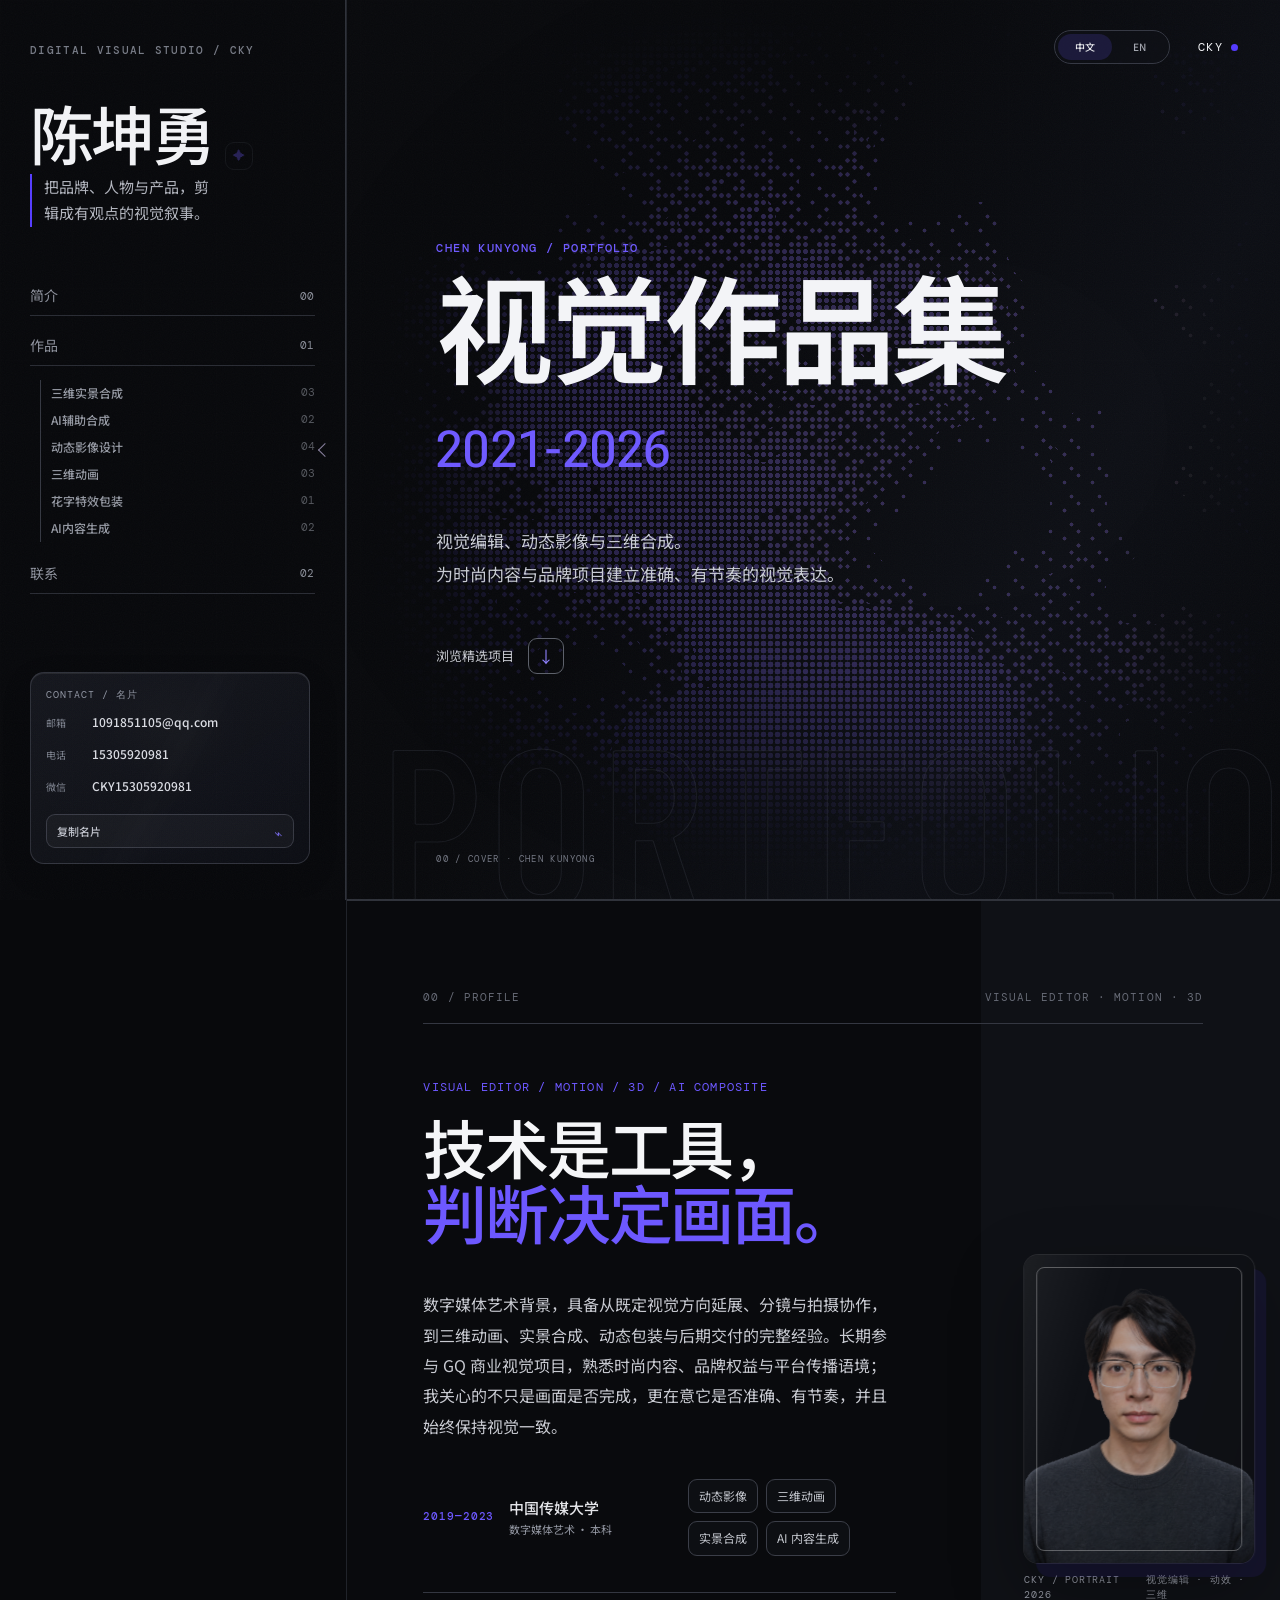
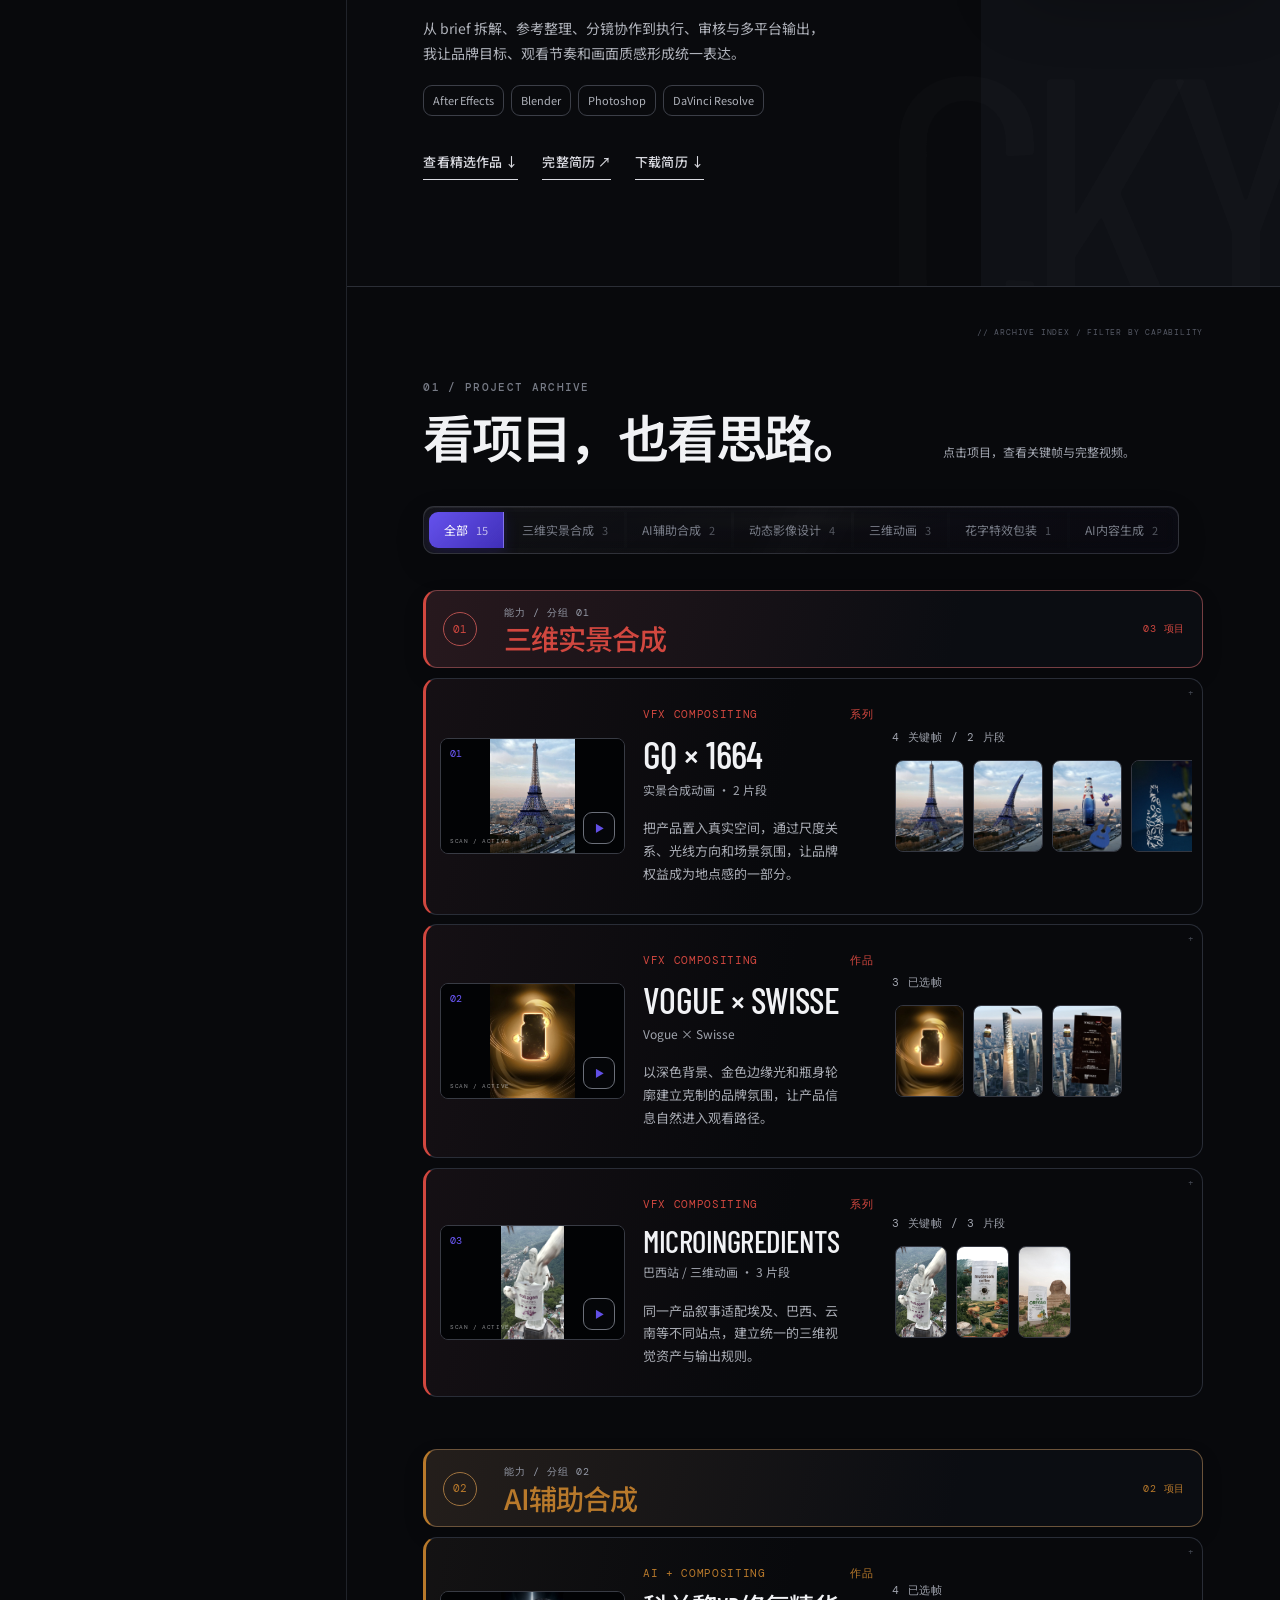
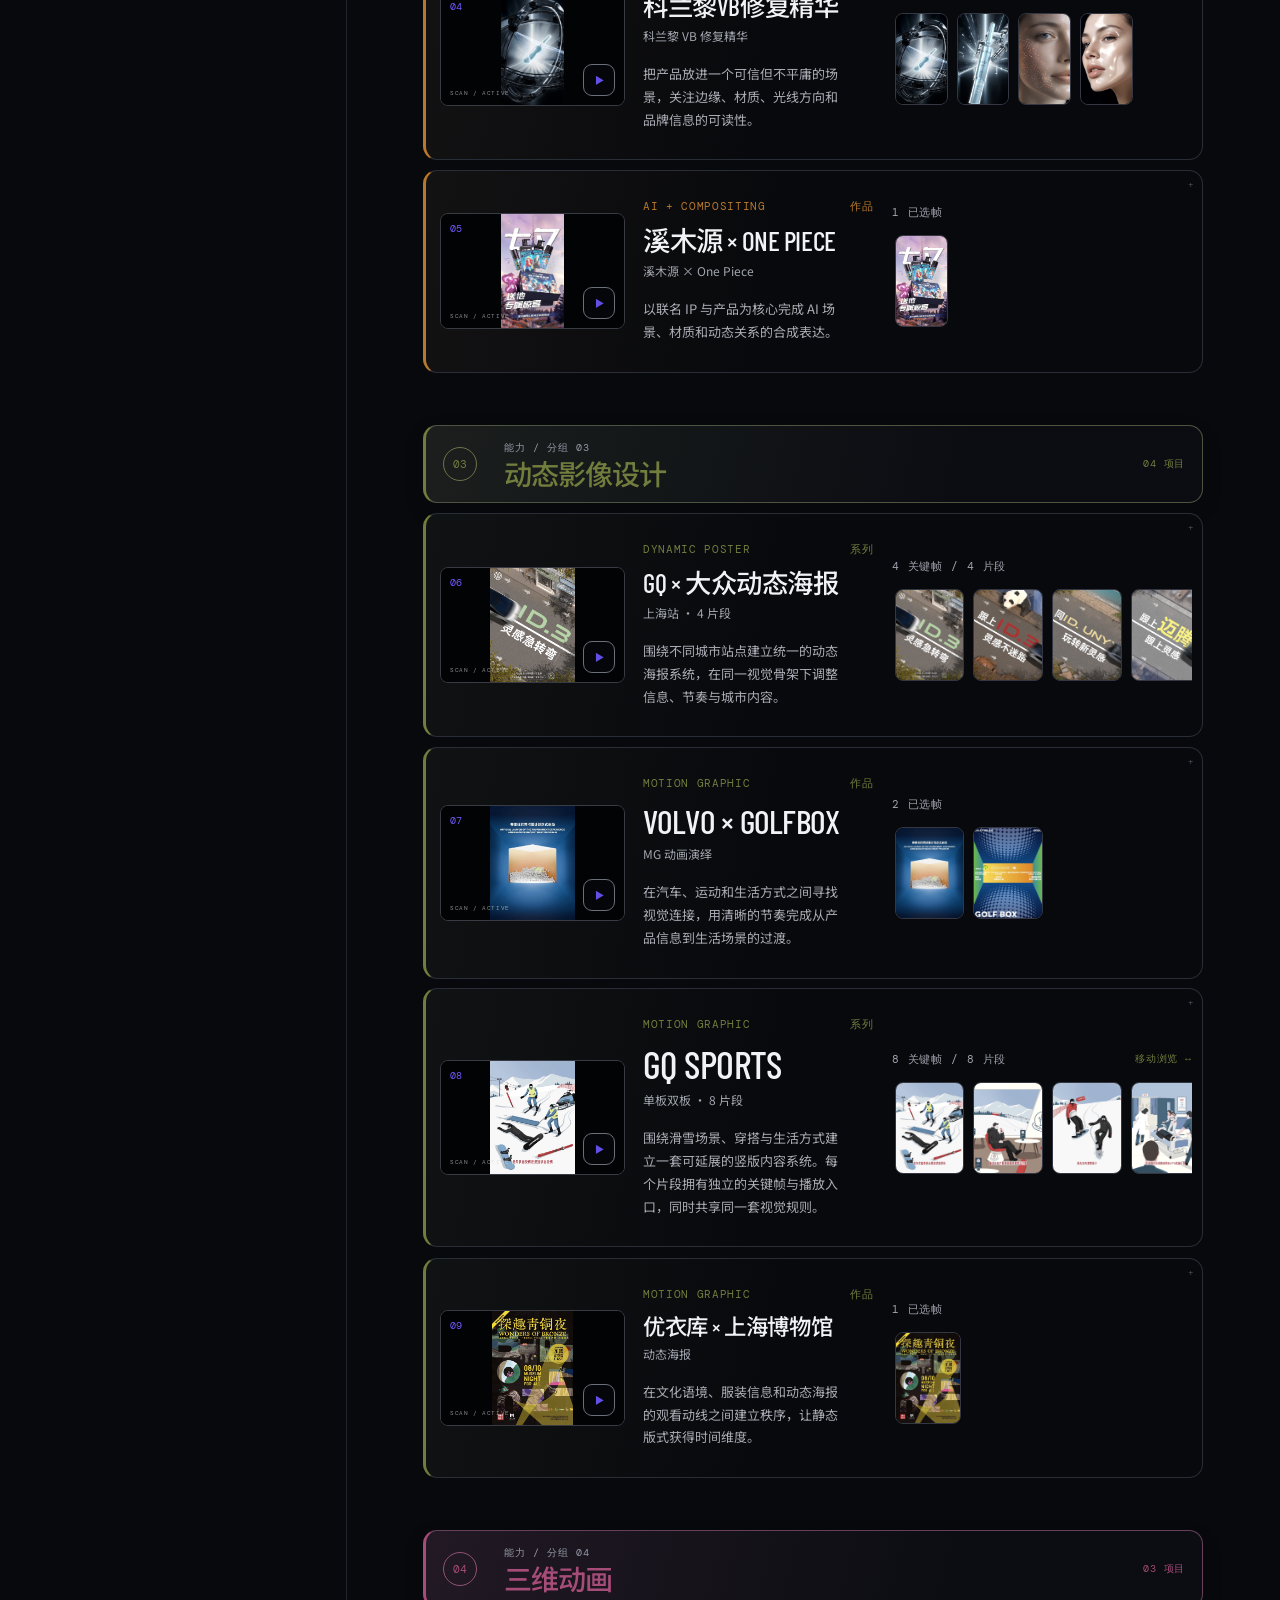
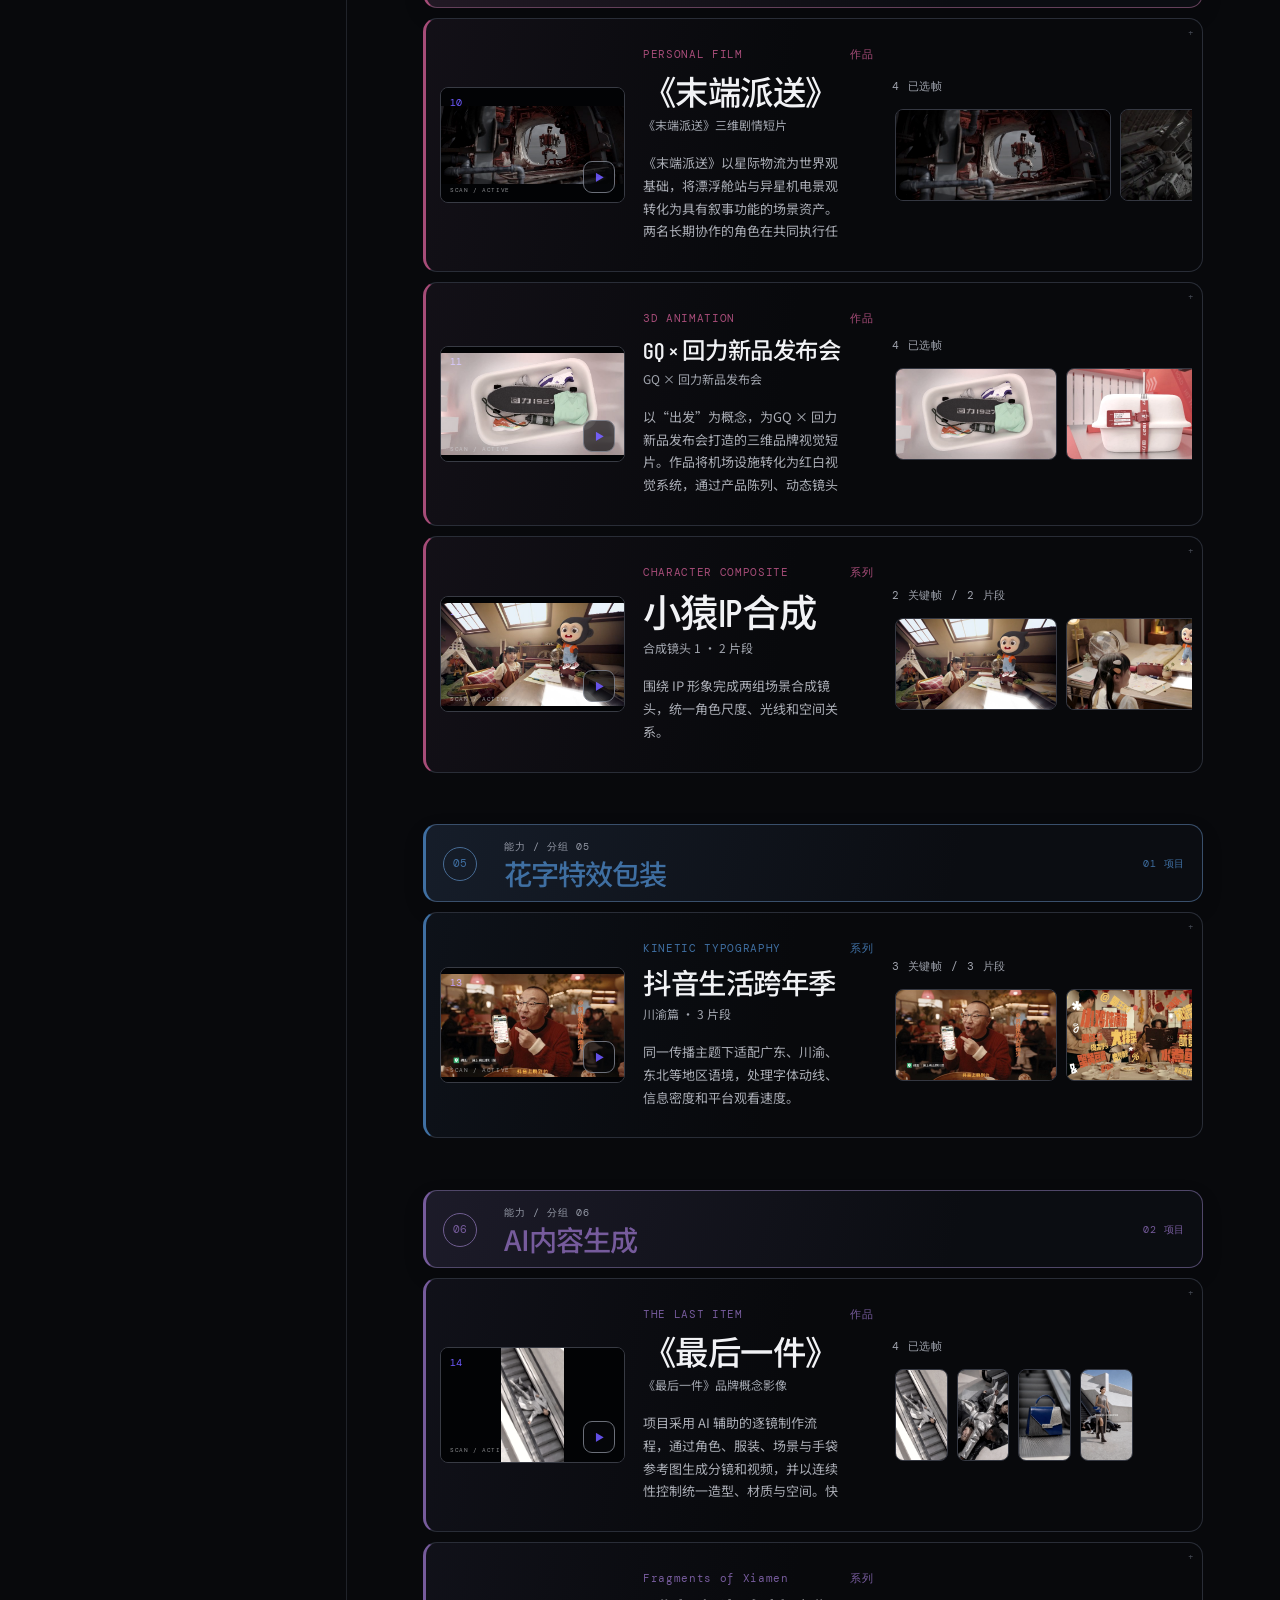
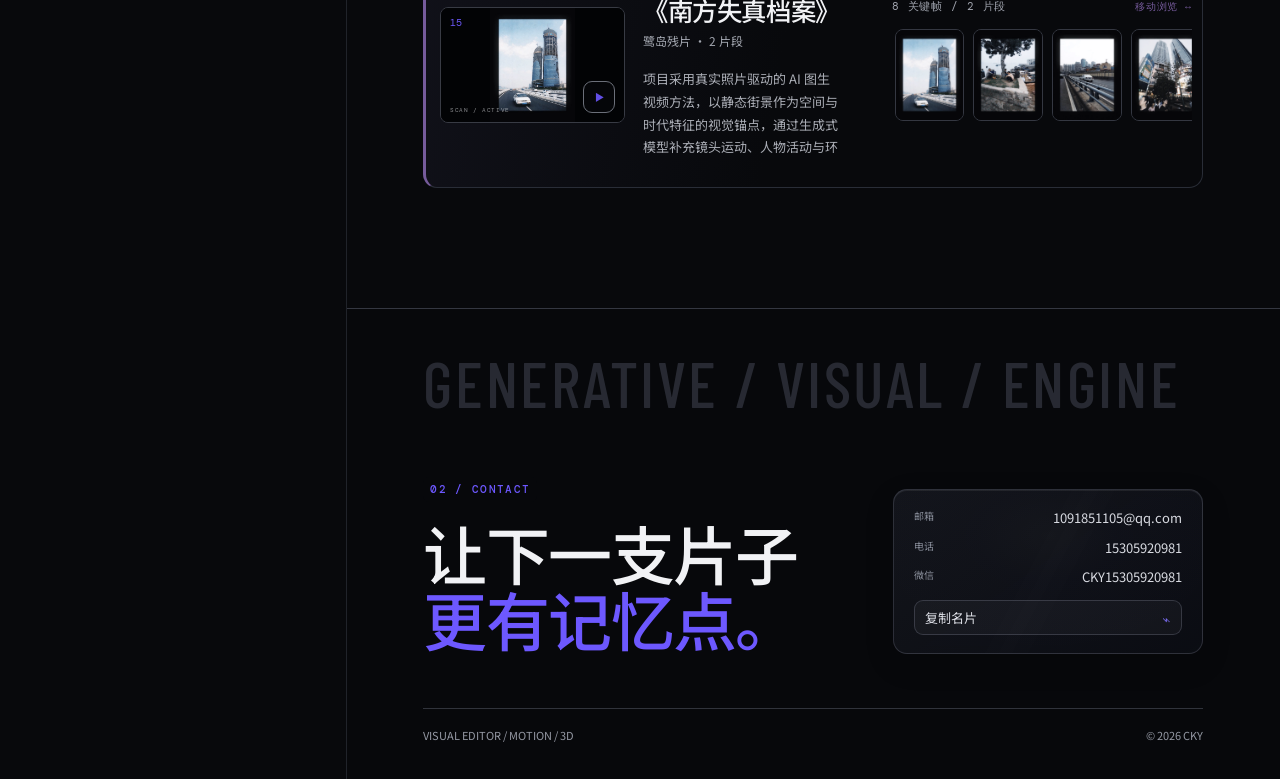
<file: index.html>
<!doctype html>
<html lang="zh-CN">
<head>
  <meta charset="utf-8" />
  <meta name="viewport" content="width=device-width, initial-scale=1" />
  <meta name="description" content="陈坤勇 CKY — 视频编辑、视觉动效、三维与 AI 合成作品集" />
  <title>CKY — Visual Editor / Motion / 3D</title>
  <link rel="stylesheet" href="styles.css?v=39" />
</head>
<body>
  <div class="grain" aria-hidden="true"></div>
  <header class="site-header">
    <a class="wordmark" href="#top" aria-label="返回首页"><span>CKY</span><i></i></a>
    <div class="header-actions"><button class="language-toggle" id="language-toggle" type="button" aria-label="切换语言"><span data-language-option="zh">中文</span><i aria-hidden="true"></i><span data-language-option="en">EN</span></button><button class="menu-toggle" type="button" aria-label="打开导航" aria-expanded="false"><span></span><span></span></button></div>
  </header>

  <aside class="sidebar" id="site-nav">
    <button class="sidebar-collapse" type="button" aria-label="收起左侧导航" aria-expanded="true"><span aria-hidden="true"></span></button>
    <div class="sidebar-top">
      <p class="eyebrow">DIGITAL VISUAL STUDIO / CKY</p>
      <div class="sidebar-name-row"><h1>陈坤勇</h1><a class="name-tool" href="frame-selector.html" aria-label="打开选帧工具" title="Frame tool">✦</a></div>
      <p class="sidebar-copy">把品牌、人物与产品，剪辑成有观点的视觉叙事。</p>
    </div>
    <nav class="primary-nav" aria-label="主导航">
      <a href="#profile">简介 <span>00</span></a>
      <div class="nav-work-group"><a href="#work" data-work-nav>作品 <span>01</span></a><div class="group-subnav" id="group-subnav" aria-label="作品分组快捷导航"></div></div>
      <a href="#contact">联系 <span>02</span></a>
    </nav>
    <div class="sidebar-bottom contact-card fluid-glass glass-quiet" aria-label="联系名片">
      <span class="contact-card-kicker">CONTACT / 名片</span>
      <a href="mailto:1091851105@qq.com"><small>邮箱</small><b>1091851105@qq.com</b></a>
      <a href="tel:15305920981"><small>电话</small><b>15305920981</b></a>
      <span><small>微信</small><b>CKY15305920981</b></span>
      <button class="copy-card" type="button" data-copy-card aria-label="复制全部名片信息"><span data-copy-label>复制名片</span><i aria-hidden="true">⌁</i></button>
    </div>
  </aside>

  <main id="top" class="main-content">
    <section class="hero-section" aria-labelledby="hero-title">
      <div class="pixel-blast" id="pixel-blast" aria-hidden="true"></div>
      <div class="hero-copy">
        <p class="eyebrow red">CHEN KUNYONG / PORTFOLIO</p>
        <h2 id="hero-title" aria-label="视觉作品集 2021—2026"><span class="proximity-line" data-variable-proximity>视觉作品集</span><br /><em class="proximity-line" data-variable-proximity>2021—2026</em></h2>
        <p class="hero-lede">视觉编辑、动态影像与三维合成。<br />为时尚内容与品牌项目建立准确、有节奏的视觉表达。</p>
        <a class="scroll-cue" href="#work"><span>浏览精选项目</span><b>↓</b></a>
      </div>
    </section>

    <section class="profile-section" id="profile" aria-labelledby="profile-title">
      <div class="profile-index"><span>00 / PROFILE</span><span>VISUAL EDITOR · MOTION · 3D</span></div>
      <div class="profile-grid">
        <div class="profile-copy">
          <p class="profile-role">VISUAL EDITOR / MOTION / 3D / AI COMPOSITE</p>
          <h2 id="profile-title">技术是工具，<br /><em>判断决定画面。</em></h2>
          <p class="profile-intro">数字媒体艺术背景，具备从既定视觉方向延展、分镜与拍摄协作，到三维动画、实景合成、动态包装与后期交付的完整经验。长期参与 GQ 商业视觉项目，熟悉时尚内容、品牌权益与平台传播语境；我关心的不只是画面是否完成，更在意它是否准确、有节奏，并且始终保持视觉一致。</p>
          <div class="profile-credentials">
            <div class="profile-education"><b>2019—2023</b><div><span>中国传媒大学</span><small>数字媒体艺术 · 本科</small></div></div>
            <div class="profile-skills" aria-label="核心能力"><span>动态影像</span><span>三维动画</span><span>实景合成</span><span>AI 内容生成</span></div>
          </div>
          <div class="profile-approach">
            <div><p>从 brief 拆解、参考整理、<br class="mobile-approach-break" />分镜协作到执行、审核与多平台输出，<br class="approach-break" />我让品牌目标、观看节奏和画面质感形成统一表达。</p><div class="profile-tools"><span>After Effects</span><span>Blender</span><span>Photoshop</span><span>DaVinci Resolve</span></div></div>
          </div>
          <div class="profile-links"><a href="#work">查看精选作品 ↓</a><a id="resume-view" href="./resume/陈坤勇_VOGUE定向简历.pdf" target="_blank" rel="noopener">完整简历 ↗</a><a id="resume-download" href="./resume/陈坤勇_VOGUE定向简历.pdf" download>下载简历 ↓</a></div>
        </div>
        <figure class="profile-portrait">
          <div class="profile-avatar-depth" data-avatar-depth>
            <canvas class="profile-avatar-canvas" aria-label="陈坤勇三维深度肖像"></canvas>
            <img class="profile-avatar-fallback" src="avatar-mobile.webp" alt="陈坤勇个人肖像" loading="lazy" />
            <div class="profile-avatar-glass" aria-hidden="true"></div>
          </div>
          <figcaption><span>CKY / PORTRAIT 2026</span><span>视觉编辑 · 动效 · 三维</span></figcaption>
        </figure>
      </div>
    </section>

    <section class="work-section" id="work">
      <div class="section-head">
        <div>
          <p class="eyebrow">01 / PROJECT ARCHIVE</p>
          <h2>看项目，也看思路。</h2>
        </div>
        <p class="section-note">点击项目，查看关键帧与完整视频。</p>
      </div>
      <div class="filters fluid-glass" role="tablist" aria-label="作品分类">
        <button class="filter is-selected" data-filter="all" role="tab" aria-selected="true">全部 <span>12</span></button>
        <button class="filter" data-filter="editorial" role="tab" aria-selected="false">时尚 / 编辑 <span>3</span></button>
        <button class="filter" data-filter="brand" role="tab" aria-selected="false">品牌 / 3D <span>4</span></button>
        <button class="filter" data-filter="system" role="tab" aria-selected="false">内容系统 <span>3</span></button>
        <button class="filter" data-filter="composite" role="tab" aria-selected="false">AI / 合成 <span>2</span></button>
      </div>
      <div class="project-grid" id="project-grid"></div>
    </section>

    <footer class="site-footer" id="contact">
      <div><p class="eyebrow red">02 / CONTACT</p><h2>让下一支片子<br /><em>更有记忆点。</em></h2></div>
      <div class="footer-contact fluid-glass glass-quiet"><a href="mailto:1091851105@qq.com"><small>邮箱</small>1091851105@qq.com</a><a href="tel:15305920981"><small>电话</small>15305920981</a><span><small>微信</small>CKY15305920981</span><button class="copy-card" type="button" data-copy-card aria-label="复制全部名片信息"><span data-copy-label>复制名片</span><i aria-hidden="true">⌁</i></button></div>
      <div class="footer-meta"><span>VISUAL EDITOR / MOTION / 3D</span><span>© 2026 CKY</span></div>
    </footer>
  </main>

  <div class="project-modal" id="project-modal" aria-hidden="true" role="dialog" aria-modal="true" aria-label="项目详情">
    <div class="modal-backdrop" data-close-modal></div>
    <div class="modal-panel fluid-glass">
      <button class="modal-close" type="button" data-close-modal aria-label="关闭项目详情">×</button>
      <div class="modal-header"><p class="eyebrow red" id="modal-kicker"></p><h2 id="modal-title"></h2><p class="modal-subtitle" id="modal-subtitle"></p><p id="modal-desc"></p><div class="modal-tags" id="modal-tags"></div></div>
      <div class="series-switcher" id="series-switcher" aria-label="系列片段"></div>
      <div class="modal-media"><div class="video-wrap" id="video-wrap"><img class="modal-cover" id="modal-cover" alt="项目主视觉封面" /><button class="cover-play" id="cover-play" type="button" aria-label="播放项目视频">▶</button><video id="modal-video" controls playsinline preload="none"></video><iframe id="modal-external-video" title="外部项目视频" allow="autoplay; fullscreen; picture-in-picture" allowfullscreen></iframe><div class="video-placeholder" id="video-placeholder">视频载入中…</div></div><div class="frame-panel"><div class="frame-panel-head"><span>SELECT FRAME</span><small>点击关键帧切换左侧主视觉</small></div><div class="frame-rail" id="frame-rail"></div></div></div>
      <div class="modal-meta"><span id="modal-role"></span><span id="modal-format"></span><span id="modal-year"></span></div>
    </div>
  </div>
  <script src="cky-portfolio-config-live.js?v=99"></script>
  <script src="pixel-blast.js?v=6"></script>
  <script src="fluid-glass.js?v=2"></script>
  <script src="variable-proximity.js?v=4"></script>
  <script>
    // Keep the interactive 3D portrait on every device, but defer its large
    // textures until the first render/idle window so mobile can show the page
    // immediately instead of blocking on the enhancement.
    const loadScript = src => new Promise((resolve, reject) => {
      const script = document.createElement('script');
      script.src = src;
      script.onload = resolve;
      script.onerror = reject;
      document.head.appendChild(script);
    });
    const loadPortrait3D = () => loadScript('vendor/three.min.js?v=160')
      .then(() => loadScript('avatar-assets.js?v=3'))
      .then(() => loadScript('avatar-depth.js?v=9'))
      .catch(() => {});
    if ('requestIdleCallback' in window) requestIdleCallback(loadPortrait3D, {timeout:2200});
    else window.setTimeout(loadPortrait3D, 1200);
  </script>
  <script src="resume-download.js?v=1"></script>
  <script src="app.js?v=29"></script>
</body>
</html>
</file>
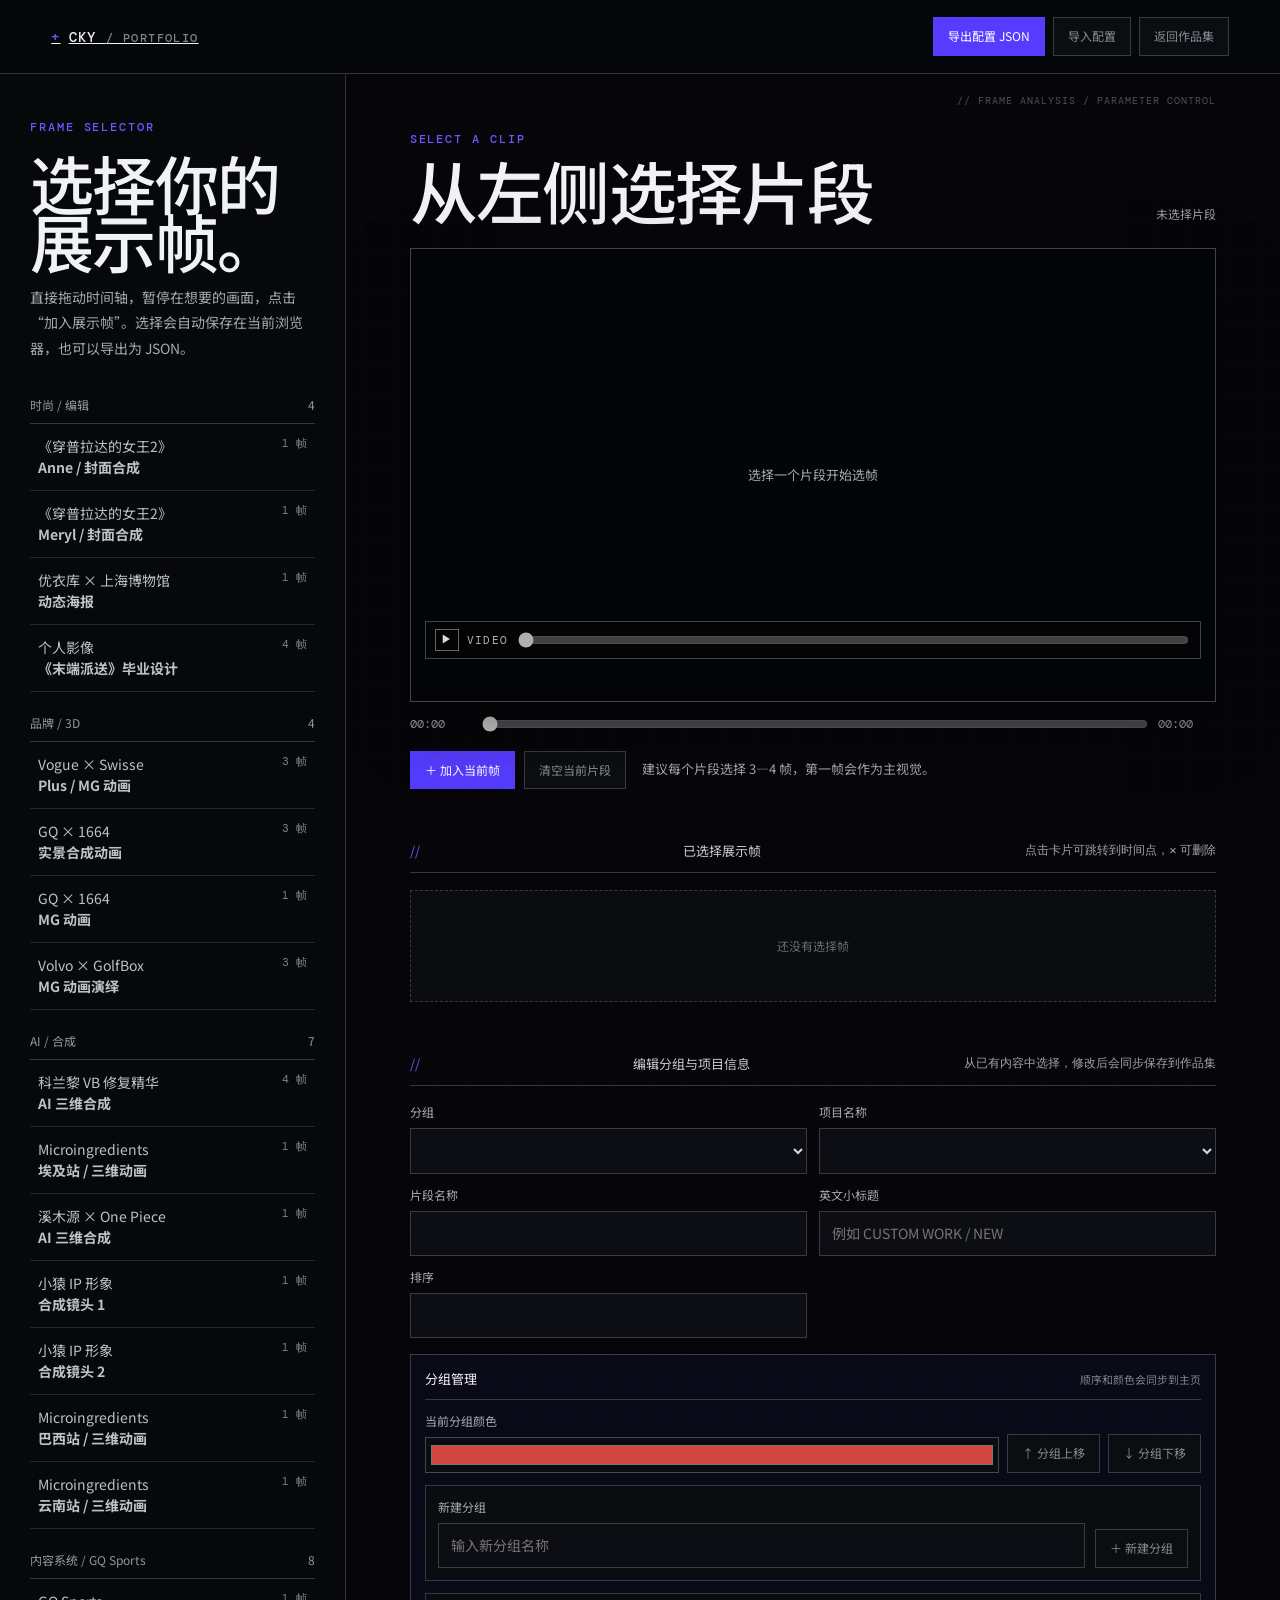
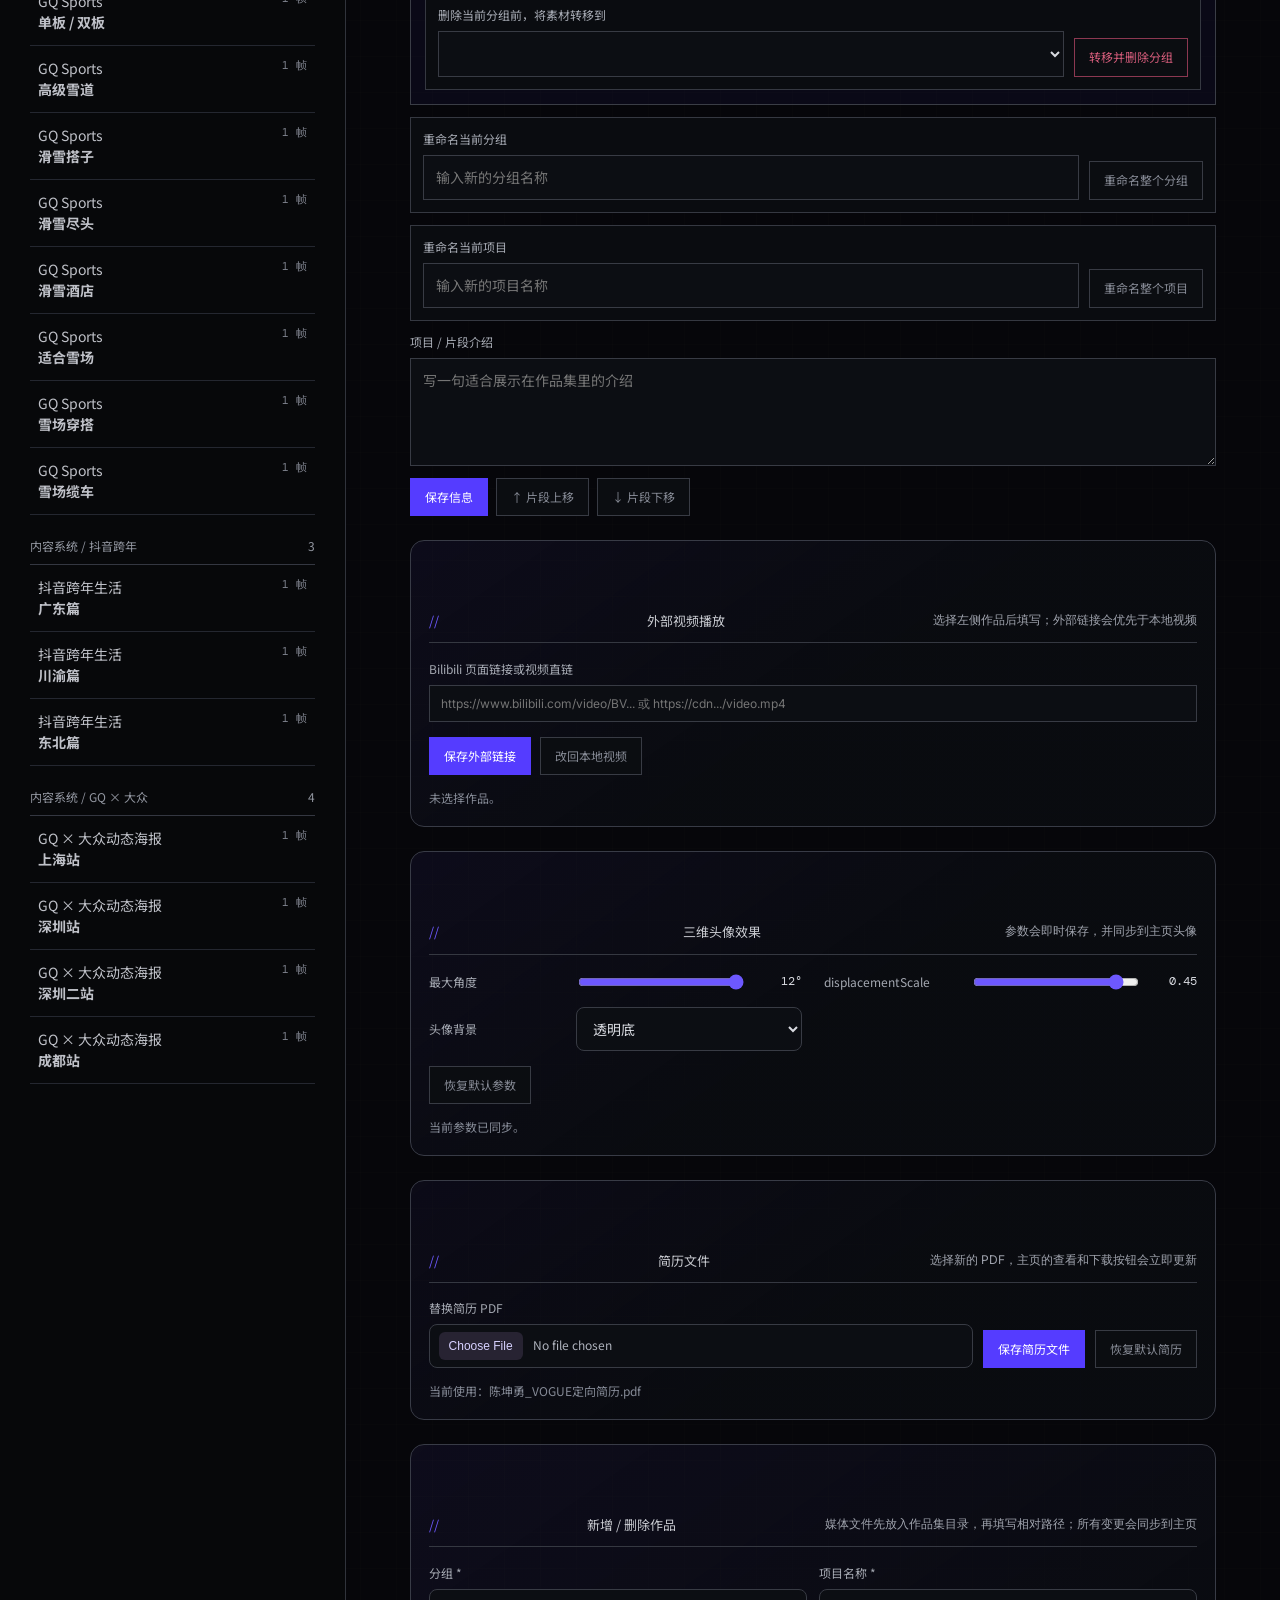
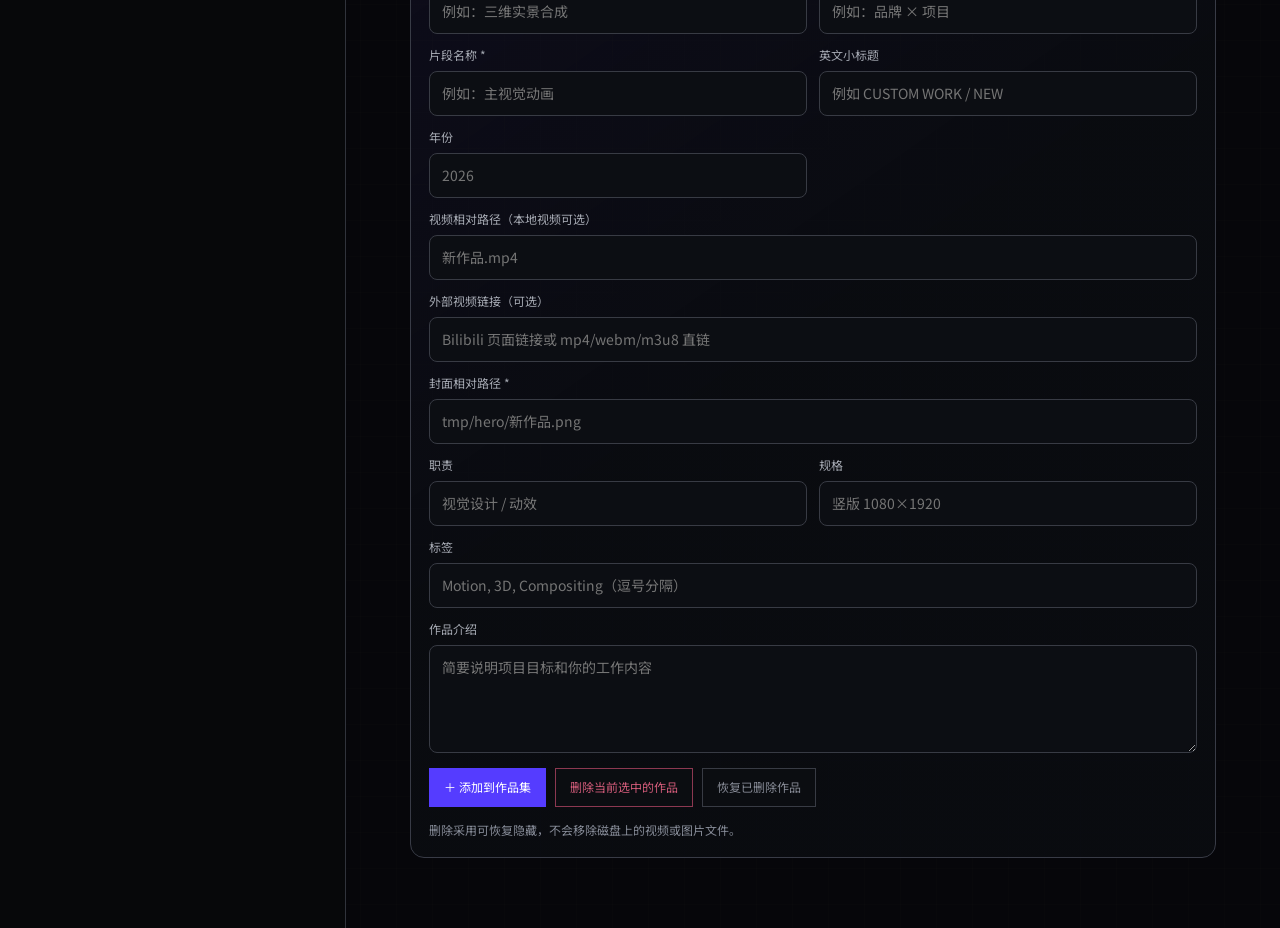
<file: frame-selector - 副本.html>
<!doctype html>
<html lang="zh-CN">
<head>
  <meta charset="utf-8" />
  <meta name="viewport" content="width=device-width, initial-scale=1" />
  <title>CKY / Frame Tool</title>
  <link rel="stylesheet" href="frame-selector.css?v=7" />
</head>
<body>
  <header class="tool-header"><a class="tool-brand" href="index.html#work">CKY <span>/ PORTFOLIO</span></a><div class="tool-actions"><button type="button" id="export-config" class="button button-dark">导出配置 JSON</button><label class="button button-light">导入配置<input id="import-config" type="file" accept="application/json" hidden /></label><a class="button button-light" href="index.html#work">返回作品集</a></div></header>
  <main class="tool-layout">
    <aside class="library-panel"><div class="tool-kicker">FRAME SELECTOR</div><h1>选择你的展示帧。</h1><p class="tool-intro">直接拖动时间轴，暂停在想要的画面，点击“加入展示帧”。选择会自动保存在当前浏览器，也可以导出为 JSON。</p><div id="library" class="library"></div></aside>
    <section class="editor-panel">
      <div class="editor-heading"><div><p class="tool-kicker" id="editor-kicker">SELECT A CLIP</p><h2 id="editor-title">从左侧选择片段</h2></div><div class="editor-status" id="save-status">未选择片段</div></div>
      <div class="player-shell"><video id="source-video" playsinline preload="metadata"></video><div class="video-seekbar"><button type="button" id="video-play" aria-label="播放或暂停视频">▶</button><span>VIDEO</span><input id="video-timeline" type="range" min="0" max="1" step="0.01" value="0" disabled /></div><div class="player-empty" id="player-empty">选择一个片段开始选帧</div></div>
      <div class="timeline-row"><span id="time-current">00:00</span><input id="timeline" type="range" min="0" max="1" step="0.01" value="0" disabled /><span id="time-duration">00:00</span></div>
      <div class="editor-actions"><button type="button" id="mark-frame" class="button button-dark" disabled>＋ 加入当前帧</button><button type="button" id="clear-frames" class="button button-light" disabled>清空当前片段</button><span class="hint">建议每个片段选择 3—4 帧，第一帧会作为主视觉。</span></div>
      <div class="selected-heading"><span>已选择展示帧</span><small>点击卡片可跳转到时间点，× 可删除</small></div>
      <div class="selected-frames" id="selected-frames"><div class="selected-empty">还没有选择帧</div></div>
      <section class="content-editor" aria-label="编辑作品信息"><div class="selected-heading"><span>编辑分组与项目信息</span><small>从已有内容中选择，修改后会同步保存到作品集</small></div><div class="field-grid"><label>分组<select id="meta-group"></select></label><label>项目名称<select id="meta-project"></select></label><label>片段名称<input id="meta-title" type="text" /></label><label>英文小标题<input id="meta-kicker" type="text" placeholder="例如 CUSTOM WORK / NEW" /></label><label>排序<input id="meta-order" type="number" min="1" step="1" /></label></div><div class="group-admin"><div class="group-admin-title"><span>分组管理</span><small>顺序和颜色会同步到主页</small></div><div class="group-order-row"><label>当前分组颜色<input id="group-color" type="color" value="#d1473f" /></label><button type="button" id="group-up" class="button button-light">↑ 分组上移</button><button type="button" id="group-down" class="button button-light">↓ 分组下移</button></div><div class="taxonomy-manager"><label>新建分组<input id="new-group-name" type="text" placeholder="输入新分组名称" /></label><button type="button" id="create-group" class="button button-light">＋ 新建分组</button></div><div class="taxonomy-manager"><label>删除当前分组前，将素材转移到<select id="delete-group-target"></select></label><button type="button" id="delete-group" class="button button-danger">转移并删除分组</button></div></div><div class="taxonomy-manager"><label>重命名当前分组<input id="rename-group-name" type="text" placeholder="输入新的分组名称" /></label><button type="button" id="rename-group" class="button button-light">重命名整个分组</button></div><div class="taxonomy-manager"><label>重命名当前项目<input id="rename-project-name" type="text" placeholder="输入新的项目名称" /></label><button type="button" id="rename-project" class="button button-light">重命名整个项目</button></div><label class="field-full">项目 / 片段介绍<textarea id="meta-description" rows="4" placeholder="写一句适合展示在作品集里的介绍"></textarea></label><div class="meta-actions"><button type="button" id="save-meta" class="button button-dark">保存信息</button><button type="button" id="move-up" class="button button-light">↑ 片段上移</button><button type="button" id="move-down" class="button button-light">↓ 片段下移</button></div></section>
      <section class="external-video-admin" aria-labelledby="external-video-admin-title">
        <div class="selected-heading"><span id="external-video-admin-title">外部视频播放</span><small>选择左侧作品后填写；外部链接会优先于本地视频</small></div>
        <label class="field-full">Bilibili 页面链接或视频直链<input id="meta-external-video" type="url" placeholder="https://www.bilibili.com/video/BV... 或 https://cdn.../video.mp4" /></label>
        <div class="project-admin-actions"><button type="button" id="save-external-video" class="button button-dark">保存外部链接</button><button type="button" id="clear-external-video" class="button button-light">改回本地视频</button></div>
        <p class="project-admin-status" id="external-video-status">未选择作品。</p>
      </section>
      <section class="avatar-admin" aria-labelledby="avatar-admin-title">
        <div class="selected-heading"><span id="avatar-admin-title">三维头像效果</span><small>参数会即时保存，并同步到主页头像</small></div>
        <div class="avatar-admin-grid">
          <label><span>最大角度</span><input id="avatar-tilt" type="range" min="2" max="12" step="1" value="9" /><output id="avatar-tilt-value">9°</output></label>
          <label><span>displacementScale</span><input id="avatar-displacement" type="range" min="0" max="0.5" step="0.01" value="0.27" /><output id="avatar-displacement-value">0.27</output></label>
          <label class="avatar-background-field"><span>头像背景</span><select id="avatar-background"><option value="white">白底</option><option value="transparent" selected>透明底</option></select></label>
        </div>
        <div class="project-admin-actions"><button type="button" id="reset-avatar-settings" class="button button-light">恢复默认参数</button></div>
        <p class="project-admin-status" id="avatar-settings-status">当前参数已同步。</p>
      </section>
      <section class="resume-admin" aria-labelledby="resume-admin-title">
        <div class="selected-heading"><span id="resume-admin-title">简历文件</span><small>选择新的 PDF，主页的查看和下载按钮会立即更新</small></div>
        <div class="resume-admin-row"><label>替换简历 PDF<input id="resume-file" type="file" accept="application/pdf,.pdf" /></label><button type="button" id="save-resume" class="button button-dark">保存简历文件</button><button type="button" id="reset-resume" class="button button-light">恢复默认简历</button></div>
        <p class="project-admin-status" id="resume-status">当前使用：陈坤勇_VOGUE定向简历.pdf</p>
      </section>
      <section class="project-admin" aria-labelledby="project-admin-title">
        <div class="selected-heading"><span id="project-admin-title">新增 / 删除作品</span><small>媒体文件先放入作品集目录，再填写相对路径；所有变更会同步到主页</small></div>
        <datalist id="group-suggestions"></datalist>
        <div class="project-admin-grid">
          <label>分组 *<input id="add-project-group" list="group-suggestions" type="text" placeholder="例如：三维实景合成" /></label>
          <label>项目名称 *<input id="add-project-name" type="text" placeholder="例如：品牌 × 项目" /></label>
          <label>片段名称 *<input id="add-project-title" type="text" placeholder="例如：主视觉动画" /></label>
          <label>英文小标题<input id="add-project-kicker" type="text" placeholder="例如 CUSTOM WORK / NEW" /></label>
          <label>年份<input id="add-project-year" type="text" placeholder="2026" /></label>
          <label class="admin-wide">视频相对路径（本地视频可选）<input id="add-project-video" type="text" placeholder="新作品.mp4" /></label>
          <label class="admin-wide">外部视频链接（可选）<input id="add-project-external-video" type="url" placeholder="Bilibili 页面链接或 mp4/webm/m3u8 直链" /></label>
          <label class="admin-wide">封面相对路径 *<input id="add-project-image" type="text" placeholder="tmp/hero/新作品.png" /></label>
          <label>职责<input id="add-project-role" type="text" placeholder="视觉设计 / 动效" /></label>
          <label>规格<input id="add-project-format" type="text" placeholder="竖版 1080×1920" /></label>
          <label class="admin-wide">标签<input id="add-project-tags" type="text" placeholder="Motion, 3D, Compositing（逗号分隔）" /></label>
          <label class="admin-wide">作品介绍<textarea id="add-project-description" rows="4" placeholder="简要说明项目目标和你的工作内容"></textarea></label>
        </div>
        <div class="project-admin-actions"><button type="button" id="add-project" class="button button-dark">＋ 添加到作品集</button><button type="button" id="delete-current-project" class="button button-danger">删除当前选中的作品</button><button type="button" id="restore-projects" class="button button-light">恢复已删除作品</button></div>
        <p class="project-admin-status" id="project-admin-status">删除采用可恢复隐藏，不会移除磁盘上的视频或图片文件。</p>
      </section>
    </section>
  </main>
  <canvas id="capture-canvas" hidden></canvas>
  <script src="portfolio-frame-selections-data.js?v=2"></script>
  <script src="frame-selector.js?v=16"></script>
</body>
</html>
</file>
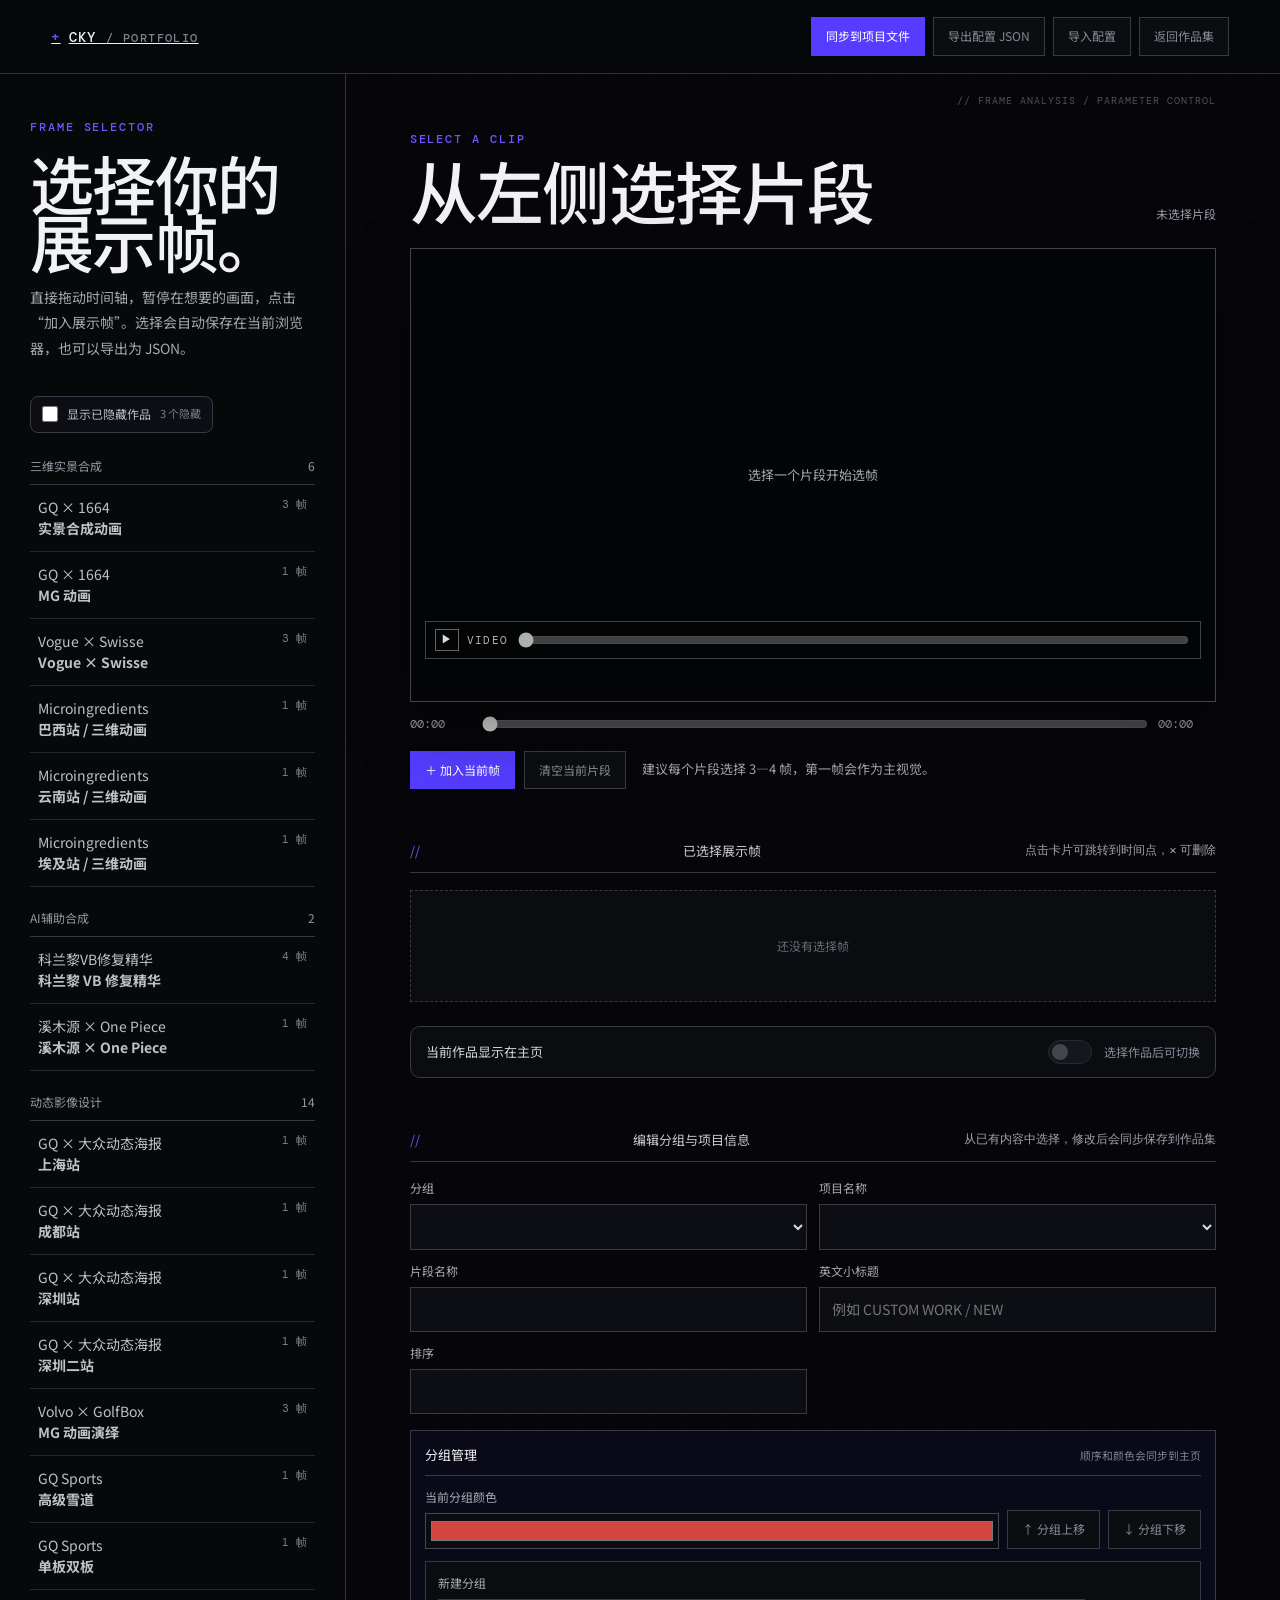
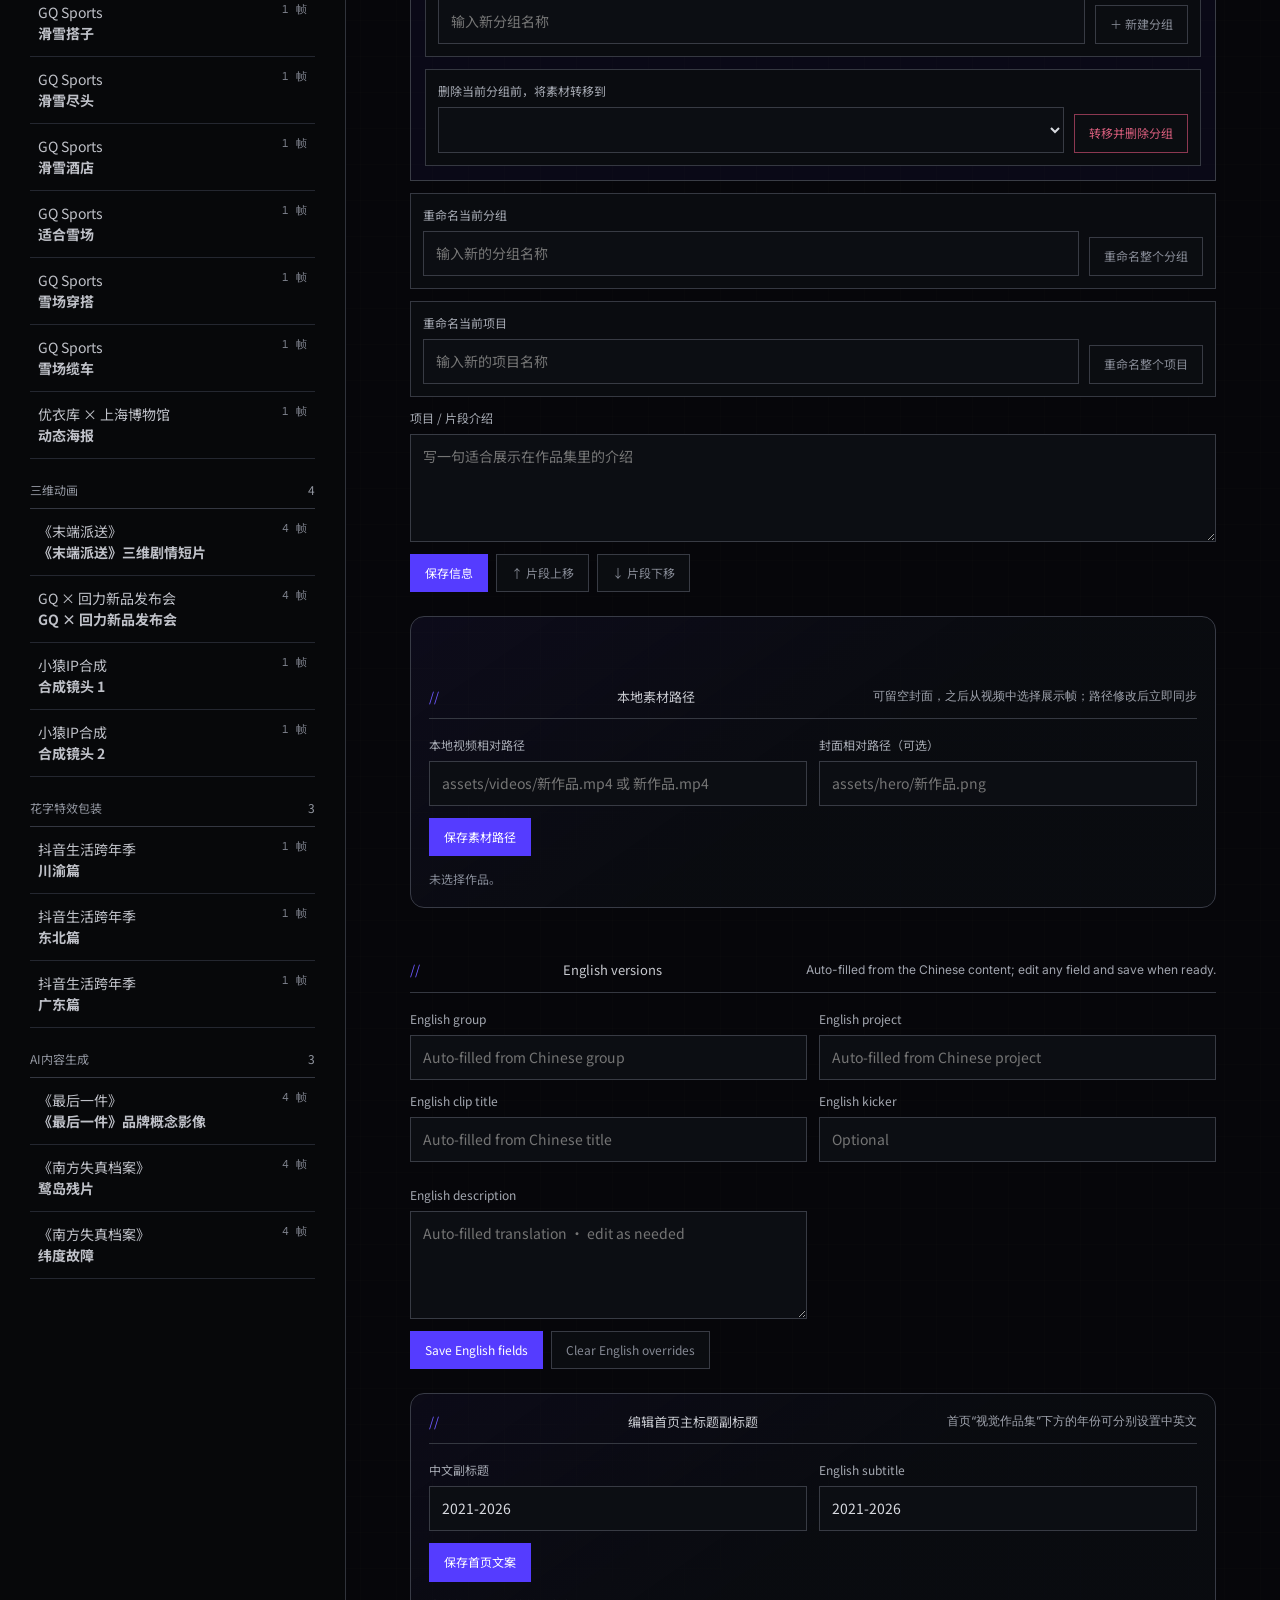
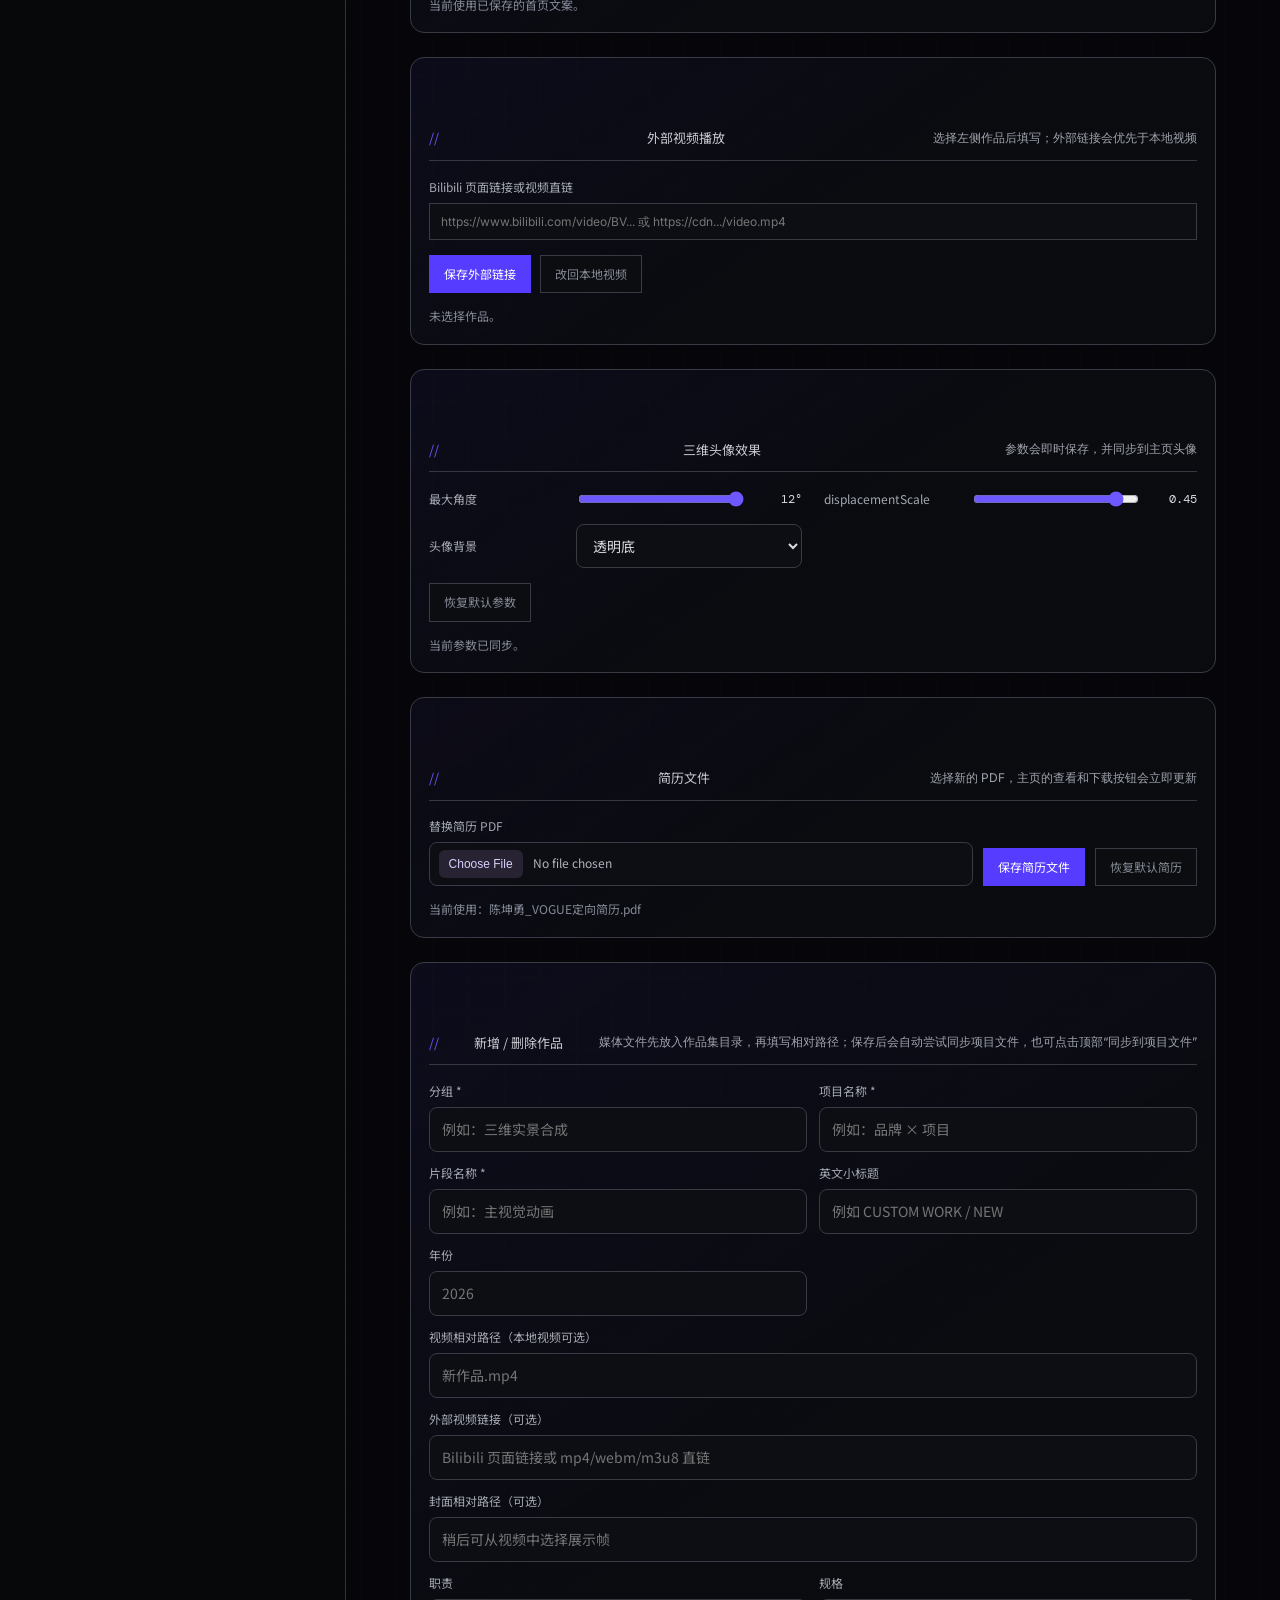
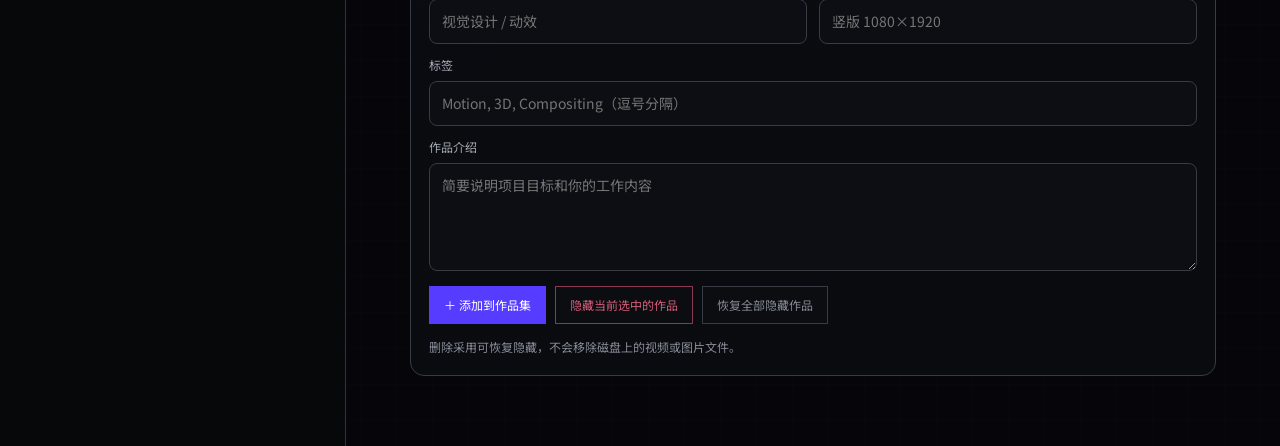
<file: frame-selector.html>
<!doctype html>
<html lang="zh-CN">
<head>
  <meta charset="utf-8" />
  <meta name="viewport" content="width=device-width, initial-scale=1" />
  <title>CKY / Frame Tool</title>
  <link rel="stylesheet" href="frame-selector.css?v=10" />
</head>
<body>
  <header class="tool-header"><a class="tool-brand" href="index.html#work">CKY <span>/ PORTFOLIO</span></a><div class="tool-actions"><button type="button" id="sync-project" class="button button-dark">同步到项目文件</button><button type="button" id="export-config" class="button button-light">导出配置 JSON</button><label class="button button-light">导入配置<input id="import-config" type="file" accept="application/json" hidden /></label><a class="button button-light" href="index.html#work">返回作品集</a></div></header>
  <main class="tool-layout">
    <aside class="library-panel"><div class="tool-kicker">FRAME SELECTOR</div><h1>选择你的展示帧。</h1><p class="tool-intro">直接拖动时间轴，暂停在想要的画面，点击“加入展示帧”。选择会自动保存在当前浏览器，也可以导出为 JSON。</p><label class="visibility-toggle"><input id="show-hidden-projects" type="checkbox" /><span>显示已隐藏作品</span><small id="hidden-project-count"></small></label><div id="library" class="library"></div></aside>
    <section class="editor-panel">
      <div class="editor-heading"><div><p class="tool-kicker" id="editor-kicker">SELECT A CLIP</p><h2 id="editor-title">从左侧选择片段</h2></div><div class="editor-status" id="save-status">未选择片段</div></div>
      <div class="player-shell"><video id="source-video" playsinline preload="metadata"></video><div class="video-seekbar"><button type="button" id="video-play" aria-label="播放或暂停视频">▶</button><span>VIDEO</span><input id="video-timeline" type="range" min="0" max="1" step="0.01" value="0" disabled /></div><div class="player-empty" id="player-empty">选择一个片段开始选帧</div></div>
      <div class="timeline-row"><span id="time-current">00:00</span><input id="timeline" type="range" min="0" max="1" step="0.01" value="0" disabled /><span id="time-duration">00:00</span></div>
      <div class="editor-actions"><button type="button" id="mark-frame" class="button button-dark" disabled>＋ 加入当前帧</button><button type="button" id="clear-frames" class="button button-light" disabled>清空当前片段</button><span class="hint">建议每个片段选择 3—4 帧，第一帧会作为主视觉。</span></div>
      <div class="selected-heading"><span>已选择展示帧</span><small>点击卡片可跳转到时间点，× 可删除</small></div>
      <div class="selected-frames" id="selected-frames"><div class="selected-empty">还没有选择帧</div></div>
      <div class="project-visibility-control"><span>当前作品显示在主页</span><label class="switch-control"><input id="current-project-visible" type="checkbox" disabled /><i aria-hidden="true"></i></label><small id="current-project-visibility-status">选择作品后可切换</small></div>
      <section class="content-editor" aria-label="编辑作品信息"><div class="selected-heading"><span>编辑分组与项目信息</span><small>从已有内容中选择，修改后会同步保存到作品集</small></div><div class="field-grid"><label>分组<select id="meta-group"></select></label><label>项目名称<select id="meta-project"></select></label><label>片段名称<input id="meta-title" type="text" /></label><label>英文小标题<input id="meta-kicker" type="text" placeholder="例如 CUSTOM WORK / NEW" /></label><label>排序<input id="meta-order" type="number" min="1" step="1" /></label></div><div class="group-admin"><div class="group-admin-title"><span>分组管理</span><small>顺序和颜色会同步到主页</small></div><div class="group-order-row"><label>当前分组颜色<input id="group-color" type="color" value="#d1473f" /></label><button type="button" id="group-up" class="button button-light">↑ 分组上移</button><button type="button" id="group-down" class="button button-light">↓ 分组下移</button></div><div class="taxonomy-manager"><label>新建分组<input id="new-group-name" type="text" placeholder="输入新分组名称" /></label><button type="button" id="create-group" class="button button-light">＋ 新建分组</button></div><div class="taxonomy-manager"><label>删除当前分组前，将素材转移到<select id="delete-group-target"></select></label><button type="button" id="delete-group" class="button button-danger">转移并删除分组</button></div></div><div class="taxonomy-manager"><label>重命名当前分组<input id="rename-group-name" type="text" placeholder="输入新的分组名称" /></label><button type="button" id="rename-group" class="button button-light">重命名整个分组</button></div><div class="taxonomy-manager"><label>重命名当前项目<input id="rename-project-name" type="text" placeholder="输入新的项目名称" /></label><button type="button" id="rename-project" class="button button-light">重命名整个项目</button></div><label class="field-full">项目 / 片段介绍<textarea id="meta-description" rows="4" placeholder="写一句适合展示在作品集里的介绍"></textarea></label><div class="meta-actions"><button type="button" id="save-meta" class="button button-dark">保存信息</button><button type="button" id="move-up" class="button button-light">↑ 片段上移</button><button type="button" id="move-down" class="button button-light">↓ 片段下移</button></div></section>
      <section class="media-path-admin" aria-labelledby="media-path-admin-title"><div class="selected-heading"><span id="media-path-admin-title">本地素材路径</span><small>可留空封面，之后从视频中选择展示帧；路径修改后立即同步</small></div><div class="field-grid"><label>本地视频相对路径<input id="meta-video-path" type="text" placeholder="assets/videos/新作品.mp4 或 新作品.mp4" /></label><label>封面相对路径（可选）<input id="meta-image-path" type="text" placeholder="assets/hero/新作品.png" /></label></div><div class="meta-actions"><button type="button" id="save-media-path" class="button button-dark">保存素材路径</button></div><p class="project-admin-status" id="media-path-status">未选择作品。</p></section>
      <section class="language-editor" aria-label="English content"><div class="selected-heading"><span>English versions</span><small>Auto-filled from the Chinese content; edit any field and save when ready.</small></div><div class="field-grid"><label>English group<input id="meta-en-group" type="text" placeholder="Auto-filled from Chinese group" /></label><label>English project<input id="meta-en-project" type="text" placeholder="Auto-filled from Chinese project" /></label><label>English clip title<input id="meta-en-title" type="text" placeholder="Auto-filled from Chinese title" /></label><label>English kicker<input id="meta-en-kicker" type="text" placeholder="Optional" /></label><label class="field-full">English description<textarea id="meta-en-description" rows="4" placeholder="Auto-filled translation · edit as needed"></textarea></label></div><div class="meta-actions"><button type="button" id="save-en-meta" class="button button-dark">Save English fields</button><button type="button" id="clear-en-meta" class="button button-light">Clear English overrides</button></div></section>
      <section class="site-copy-editor" aria-label="编辑首页文案"><div class="selected-heading"><span>编辑首页主标题副标题</span><small>首页“视觉作品集”下方的年份可分别设置中英文</small></div><div class="field-grid"><label>中文副标题<input id="site-hero-period-zh" type="text" placeholder="例如 2021—2026" /></label><label>English subtitle<input id="site-hero-period-en" type="text" placeholder="例如 2021—2026" /></label></div><div class="meta-actions"><button type="button" id="save-site-copy" class="button button-dark">保存首页文案</button></div><p class="project-admin-status" id="site-copy-status">当前使用默认首页文案。</p></section>
      <section class="external-video-admin" aria-labelledby="external-video-admin-title">
        <div class="selected-heading"><span id="external-video-admin-title">外部视频播放</span><small>选择左侧作品后填写；外部链接会优先于本地视频</small></div>
        <label class="field-full">Bilibili 页面链接或视频直链<input id="meta-external-video" type="url" placeholder="https://www.bilibili.com/video/BV... 或 https://cdn.../video.mp4" /></label>
        <div class="project-admin-actions"><button type="button" id="save-external-video" class="button button-dark">保存外部链接</button><button type="button" id="clear-external-video" class="button button-light">改回本地视频</button></div>
        <p class="project-admin-status" id="external-video-status">未选择作品。</p>
      </section>
      <section class="avatar-admin" aria-labelledby="avatar-admin-title">
        <div class="selected-heading"><span id="avatar-admin-title">三维头像效果</span><small>参数会即时保存，并同步到主页头像</small></div>
        <div class="avatar-admin-grid">
          <label><span>最大角度</span><input id="avatar-tilt" type="range" min="2" max="12" step="1" value="9" /><output id="avatar-tilt-value">9°</output></label>
          <label><span>displacementScale</span><input id="avatar-displacement" type="range" min="0" max="0.5" step="0.01" value="0.27" /><output id="avatar-displacement-value">0.27</output></label>
          <label class="avatar-background-field"><span>头像背景</span><select id="avatar-background"><option value="white">白底</option><option value="transparent" selected>透明底</option></select></label>
        </div>
        <div class="project-admin-actions"><button type="button" id="reset-avatar-settings" class="button button-light">恢复默认参数</button></div>
        <p class="project-admin-status" id="avatar-settings-status">当前参数已同步。</p>
      </section>
      <section class="resume-admin" aria-labelledby="resume-admin-title">
        <div class="selected-heading"><span id="resume-admin-title">简历文件</span><small>选择新的 PDF，主页的查看和下载按钮会立即更新</small></div>
        <div class="resume-admin-row"><label>替换简历 PDF<input id="resume-file" type="file" accept="application/pdf,.pdf" /></label><button type="button" id="save-resume" class="button button-dark">保存简历文件</button><button type="button" id="reset-resume" class="button button-light">恢复默认简历</button></div>
        <p class="project-admin-status" id="resume-status">当前使用：陈坤勇_VOGUE定向简历.pdf</p>
      </section>
      <section class="project-admin" aria-labelledby="project-admin-title">
        <div class="selected-heading"><span id="project-admin-title">新增 / 删除作品</span><small>媒体文件先放入作品集目录，再填写相对路径；保存后会自动尝试同步项目文件，也可点击顶部“同步到项目文件”</small></div>
        <datalist id="group-suggestions"></datalist>
        <div class="project-admin-grid">
          <label>分组 *<input id="add-project-group" list="group-suggestions" type="text" placeholder="例如：三维实景合成" /></label>
          <label>项目名称 *<input id="add-project-name" type="text" placeholder="例如：品牌 × 项目" /></label>
          <label>片段名称 *<input id="add-project-title" type="text" placeholder="例如：主视觉动画" /></label>
          <label>英文小标题<input id="add-project-kicker" type="text" placeholder="例如 CUSTOM WORK / NEW" /></label>
          <label>年份<input id="add-project-year" type="text" placeholder="2026" /></label>
          <label class="admin-wide">视频相对路径（本地视频可选）<input id="add-project-video" type="text" placeholder="新作品.mp4" /></label>
          <label class="admin-wide">外部视频链接（可选）<input id="add-project-external-video" type="url" placeholder="Bilibili 页面链接或 mp4/webm/m3u8 直链" /></label>
          <label class="admin-wide">封面相对路径（可选）<input id="add-project-image" type="text" placeholder="稍后可从视频中选择展示帧" /></label>
          <label>职责<input id="add-project-role" type="text" placeholder="视觉设计 / 动效" /></label>
          <label>规格<input id="add-project-format" type="text" placeholder="竖版 1080×1920" /></label>
          <label class="admin-wide">标签<input id="add-project-tags" type="text" placeholder="Motion, 3D, Compositing（逗号分隔）" /></label>
          <label class="admin-wide">作品介绍<textarea id="add-project-description" rows="4" placeholder="简要说明项目目标和你的工作内容"></textarea></label>
        </div>
        <div class="project-admin-actions"><button type="button" id="add-project" class="button button-dark">＋ 添加到作品集</button><button type="button" id="delete-current-project" class="button button-danger">隐藏当前选中的作品</button><button type="button" id="restore-projects" class="button button-light">恢复全部隐藏作品</button></div>
        <p class="project-admin-status" id="project-admin-status">删除采用可恢复隐藏，不会移除磁盘上的视频或图片文件。</p>
      </section>
    </section>
  </main>
  <canvas id="capture-canvas" hidden></canvas>
  <script src="portfolio-frame-selections-data.js?v=2"></script>
  <script src="cky-portfolio-config-live.js?v=87"></script>
      <script src="frame-selector.js?v=28"></script>
</body>
</html>
</file>
<file: styles.css>
@import url('https://fonts.googleapis.com/css2?family=Barlow+Condensed:wght@400;500;600&family=DM+Mono:wght@400;500&family=DM+Serif+Display:ital@0;1&family=Inter:wght@400;500;600&family=Noto+Sans+SC:wght@400;500;600&family=Noto+Serif+SC:wght@400;500;600&family=Roboto+Flex:opsz,wght@8..144,100..1000&display=swap');

@font-face { font-family:"CKY Editorial CJK"; src:local("STSong"),local("华文宋体"),local("SimSun"),local("宋体"); font-weight:400; font-style:normal; font-display:swap; }
@font-face { font-family:"CKY Tech CJK"; src:local("Noto Sans SC"),local("Microsoft YaHei UI"),local("Microsoft YaHei"); font-weight:100 900; font-style:normal; font-display:swap; }

:root { --paper:#ebe8e1; --ink:#161616; --muted:#77746e; --line:#c9c4bb; --red:#cc3a39; --white:#f7f5f0; --sidebar:27vw; --editorial-serif:"DM Serif Display","Noto Serif SC","CKY Editorial CJK","STSong","Songti SC","SimSun",serif; }
* { box-sizing:border-box; }
html { scroll-behavior:smooth; }
body { margin:0; color:var(--ink); background:var(--paper); font-family:Inter,"Microsoft YaHei",sans-serif; font-size:15px; }
body.modal-open { overflow:hidden; }
a { color:inherit; text-decoration:none; }
button { font:inherit; }
.grain { position:fixed; inset:0; pointer-events:none; opacity:.11; z-index:20; background-image:url("data:image/svg+xml,%3Csvg viewBox='0 0 180 180' xmlns='http://www.w3.org/2000/svg'%3E%3Cfilter id='n'%3E%3CfeTurbulence type='fractalNoise' baseFrequency='.9' numOctaves='4' stitchTiles='stitch'/%3E%3C/filter%3E%3Crect width='100%25' height='100%25' filter='url(%23n)' opacity='.32'/%3E%3C/svg%3E"); mix-blend-mode:multiply; }
.site-header { display:block; position:fixed; inset:0; z-index:25; pointer-events:none; }
.header-actions { position:fixed; top:30px; right:110px; display:flex; align-items:center; gap:10px; pointer-events:auto; }
.language-toggle { display:flex; align-items:center; justify-content:center; gap:0; width:116px; height:34px; padding:3px; border:1px solid var(--line); border-radius:999px; background:transparent; color:var(--muted); cursor:pointer; font:500 10px/1 var(--ui-readable,"Noto Sans SC","Microsoft YaHei UI",Arial,sans-serif); letter-spacing:.02em; transition:border-color .2s,color .2s,background .2s; }
.language-toggle > span { display:grid; place-items:center; flex:1; height:26px; white-space:nowrap; border-radius:999px; transition:background .2s,color .2s; }
.language-toggle > span.is-active { background:rgba(109,88,255,.16); color:#e8e9ed; }
.language-toggle > i { width:1px; height:13px; background:var(--line); opacity:.8; }
.language-toggle:hover { border-color:var(--accent-bright,var(--ink)); background:rgba(109,88,255,.04); color:var(--ink); }
.menu-toggle { display:none; }
.sidebar { position:fixed; top:0; left:0; bottom:0; width:var(--sidebar); padding:42px 42px 36px; display:flex; flex-direction:column; justify-content:space-between; border-right:1px solid var(--line); z-index:10; background:rgba(235,232,225,.9); backdrop-filter:blur(14px); }
.wordmark { position:absolute; top:39px; right:42px; font-family:"DM Mono",monospace; font-size:12px; letter-spacing:.12em; pointer-events:auto; }
.wordmark i { display:inline-block; width:7px; height:7px; margin-left:8px; border-radius:50%; background:var(--red); }
.eyebrow { margin:0; font:500 10px/1.3 "DM Mono",monospace; letter-spacing:.16em; text-transform:uppercase; color:var(--muted); }
.eyebrow.red,.red { color:var(--red); }
.sidebar h1 { margin:38px 0 12px; font-family:var(--editorial-serif); font-size:clamp(46px,6vw,84px); font-weight:400; letter-spacing:-.055em; line-height:.9; }
.sidebar-copy { max-width:190px; margin:0; font-family:var(--editorial-serif); font-size:18px; line-height:1.38; }
.primary-nav { display:flex; flex-direction:column; gap:15px; }
.primary-nav a { display:flex; justify-content:space-between; align-items:center; padding-bottom:10px; border-bottom:1px solid transparent; font-size:13px; color:var(--muted); transition:.25s; }
.primary-nav a span { font:10px "DM Mono",monospace; }
.primary-nav a:hover,.primary-nav a.active { color:var(--ink); border-color:var(--ink); }
.nav-work-group { display:flex; flex-direction:column; }
.group-subnav { display:flex; flex-direction:column; gap:0; margin:7px 0 2px 10px; padding-left:10px; border-left:1px solid var(--line); max-height:230px; overflow:auto; scrollbar-width:none; }
.group-subnav::-webkit-scrollbar { display:none; }
.group-subnav button { display:grid; grid-template-columns:1fr auto; gap:9px; width:100%; padding:3px 0; border:0; background:transparent; color:var(--muted); text-align:left; cursor:pointer; font:11px/1.18 Inter,"Microsoft YaHei",sans-serif; transition:color .2s,transform .2s; }
.group-subnav button b { overflow:hidden; font-weight:500; text-overflow:ellipsis; white-space:nowrap; }
.group-subnav button span { opacity:.55; }
.group-subnav button:hover,.group-subnav button.is-active { color:var(--group-color,var(--red)); transform:translateX(3px); }
.primary-nav a.tool-link { margin-top:10px; padding-top:16px; border-top:1px solid var(--line); border-bottom:0; color:var(--red); }
.sidebar-bottom { display:flex; flex-direction:column; gap:5px; font:11px/1.5 "DM Mono",monospace; color:var(--muted); }
.sidebar-bottom p { margin:0 0 12px; }
.main-content { margin-left:var(--sidebar); overflow:hidden; }
.hero-section { min-height:100vh; padding:72px 6vw 64px; display:grid; grid-template-columns:.82fr 1.18fr; gap:5vw; align-items:center; }
.hero-copy h2 { margin:26px 0 24px; font:400 clamp(74px,9.5vw,166px)/.79 var(--editorial-serif); letter-spacing:-.07em; }
.hero-copy h2 em,.about-statement em,.site-footer h2 em { color:var(--red); font-style:italic; }
.hero-lede { margin:0; font-size:15px; line-height:1.85; color:#4f4c46; }
.scroll-cue { display:inline-flex; align-items:center; gap:14px; margin-top:70px; font:11px "DM Mono",monospace; color:var(--muted); }
.scroll-cue b { display:grid; place-items:center; width:34px; height:34px; border:1px solid var(--ink); font-size:16px; font-weight:400; }
.hero-collage { position:relative; min-height:570px; }
.hero-tile { position:absolute; margin:0; box-shadow:14px 18px 40px rgba(20,18,15,.18); transition:transform .6s cubic-bezier(.2,.8,.2,1); }
.hero-tile:hover { transform:translateY(-10px) rotate(0deg) !important; }
.hero-tile img { display:block; width:100%; height:100%; object-fit:cover; filter:saturate(.82) contrast(1.04); }
.hero-tile figcaption { position:absolute; left:14px; bottom:12px; color:#fff; font:9px "DM Mono",monospace; letter-spacing:.12em; text-shadow:0 1px 4px #000; }
.tile-a { width:41%; height:58%; left:6%; top:4%; transform:rotate(-4deg); z-index:2; }
.tile-b { width:41%; height:57%; right:2%; top:14%; transform:rotate(5deg); z-index:1; }
.tile-c { width:42%; height:43%; left:28%; bottom:4%; transform:rotate(-2deg); z-index:3; }
.profile-section { position:relative; min-height:92vh; overflow:hidden; padding:88px 6vw 98px; border-top:1px solid #393632; background:#171717; color:var(--white); }
.profile-section::before { content:"CKY"; position:absolute; right:-.035em; bottom:-.18em; color:#ffffff05; font:400 clamp(190px,31vw,520px)/.8 "DM Serif Display",serif; letter-spacing:-.09em; pointer-events:none; }
.profile-index { position:relative; z-index:1; display:flex; justify-content:space-between; gap:20px; padding-bottom:17px; border-bottom:1px solid #47433e; color:#8f8a82; font:9px "DM Mono",monospace; letter-spacing:.14em; }
.profile-grid { position:relative; z-index:1; display:grid; grid-template-columns:minmax(0,1.2fr) minmax(230px,.52fr); gap:6vw; align-items:end; padding-top:54px; }
.profile-role { margin:0 0 22px; color:var(--red); font:10px "DM Mono",monospace; letter-spacing:.13em; }
.profile-copy h2 { margin:0; font:400 clamp(48px,5vw,82px)/.9 var(--editorial-serif); letter-spacing:-.06em; }
.profile-copy h2 em { color:var(--red); font-style:italic; }
.profile-intro { max-width:760px; margin:42px 0 0; color:#c7c2ba; font:15px/1.9 Inter,"Microsoft YaHei",sans-serif; }
.profile-facts { display:grid; grid-template-columns:repeat(2,minmax(0,1fr)); gap:28px; max-width:790px; margin-top:44px; padding-top:24px; border-top:1px solid #47433e; }
.profile-facts article { display:flex; flex-direction:column; gap:7px; }
.profile-facts b { color:var(--red); font:500 10px "DM Mono",monospace; letter-spacing:.1em; }
.profile-facts span { color:#f1eee9; font-size:13px; line-height:1.45; }
.profile-facts small { color:#858078; font:9px/1.55 "DM Mono",monospace; }
.profile-skills { display:flex; flex-wrap:wrap; gap:7px; margin-top:30px; }
.profile-skills span { padding:7px 9px 6px; border:1px solid #4b4741; color:#aaa59d; font:9px "DM Mono",monospace; }
.profile-links { display:flex; gap:24px; margin-top:37px; }
.profile-links a { padding-bottom:6px; border-bottom:1px solid currentColor; color:#f1eee9; font:10px "DM Mono",monospace; letter-spacing:.06em; transition:color .2s,transform .2s; }
.profile-links a:hover { color:var(--red); transform:translateY(-2px); }
.profile-portrait { width:min(100%,350px); margin:0; justify-self:end; align-self:center; }
.profile-portrait > div { position:relative; overflow:hidden; aspect-ratio:4/5; border:1px solid #44403b; background:#d7d4cf; }
.profile-portrait > div::after { content:""; position:absolute; inset:10px; border:1px solid #ffffff38; pointer-events:none; }
.profile-portrait img { width:100%; height:100%; display:block; object-fit:cover; object-position:center top; filter:grayscale(1) contrast(1.04); transition:filter .5s,transform .7s cubic-bezier(.2,.8,.2,1); }
.profile-portrait:hover img { filter:grayscale(.15) contrast(1.02); transform:scale(1.025); }
.profile-portrait figcaption { display:flex; justify-content:space-between; gap:12px; padding-top:10px; color:#77736c; font:8px "DM Mono",monospace; letter-spacing:.08em; }
.work-section,.about-section { padding:105px 6vw 120px; border-top:1px solid var(--line); }
.section-head { display:flex; justify-content:space-between; align-items:flex-end; gap:30px; margin-bottom:44px; }
.section-head h2 { margin:15px 0 0; font:400 clamp(36px,4.4vw,68px)/1 var(--editorial-serif); letter-spacing:-.05em; }
.section-note { max-width:230px; margin:0; font-size:12px; line-height:1.6; color:var(--muted); }
.filters { display:flex; flex-wrap:wrap; gap:9px; margin-bottom:36px; }
.filter { border:1px solid var(--line); border-radius:99px; padding:9px 14px 8px; background:transparent; cursor:pointer; font:11px "DM Mono",monospace; color:var(--muted); transition:.2s; }
.filter span { margin-left:5px; font-size:9px; opacity:.65; }
.filter:hover,.filter.is-selected { background:var(--group-color,var(--ink)); border-color:var(--group-color,var(--ink)); color:var(--paper); }
.project-grid { display:flex; flex-direction:column; }
.group-divider { display:grid; grid-template-columns:auto 1fr auto; align-items:end; gap:14px; margin-top:32px; padding:13px 14px 10px; border-top:3px solid var(--group-color); border-bottom:1px solid color-mix(in srgb,var(--group-color) 36%,var(--line)); background:linear-gradient(90deg,color-mix(in srgb,var(--group-color) 12%,transparent),transparent 55%); }
.group-divider:first-child { margin-top:0; }
.group-divider.is-hidden { display:none; }
.group-divider span,.group-divider small { color:var(--group-color); font:9px "DM Mono",monospace; letter-spacing:.08em; }
.group-divider strong { color:var(--ink); font:400 24px/1 var(--editorial-serif); }
.project-card { position:relative; z-index:0; display:grid; grid-template-columns:minmax(165px,24%) minmax(220px,1fr) minmax(280px,38%); gap:18px; align-items:center; padding:28px 10px 28px 14px; border-top:1px solid var(--line); border-left:3px solid var(--group-color); background:linear-gradient(90deg,color-mix(in srgb,var(--group-color) 5%,transparent),transparent 34%); cursor:pointer; transform:translateZ(0); transform-origin:center; transition:transform .48s cubic-bezier(.2,.75,.2,1),box-shadow .48s cubic-bezier(.2,.75,.2,1),background-color .35s; will-change:transform; }
.project-card:last-child { border-bottom:1px solid var(--line); }
.project-card.is-hidden { display:none; }
.card-visual { position:relative; aspect-ratio:16 / 10; overflow:hidden; background:#272624; }
.card-visual img { width:100%; height:100%; display:block; object-fit:contain; background:#171717; filter:saturate(.82); transition:transform .7s cubic-bezier(.2,.8,.2,1),filter .4s; }
.project-card:hover .card-visual img { transform:scale(1.045); filter:saturate(1); }
.card-index { position:absolute; left:14px; top:13px; color:#fff; font:10px "DM Mono",monospace; mix-blend-mode:screen; }
.card-play { position:absolute; right:14px; bottom:14px; width:38px; height:38px; display:grid; place-items:center; border:1px solid rgba(255,255,255,.7); border-radius:50%; color:#fff; font-size:13px; opacity:.9; }
.card-copy { min-width:0; display:grid; grid-template-columns:1fr auto; gap:10px; }
.card-copy > div { min-width:0; }
.card-copy h3 { width:100%; max-width:100%; margin:12px 0 0; font:400 clamp(28px,3vw,45px)/1.02 var(--editorial-serif); letter-spacing:-.045em; white-space:nowrap; }
.card-copy p { margin:6px 0 0; font:10px "DM Mono",monospace; color:var(--muted); }
.card-copy .card-description {
  max-width:470px; max-height:7em; margin-top:18px; overflow-y:hidden;
  white-space:pre-line; overscroll-behavior:contain; scrollbar-width:none;
  font:12px/1.7 Inter,"Microsoft YaHei",sans-serif; color:#6c6861;
}
.card-copy .card-description::-webkit-scrollbar { display:none; }
.card-kicker { display:block; color:var(--group-color,var(--red)); font:10px "DM Mono",monospace; letter-spacing:.08em; }
.card-type { font:10px "DM Mono",monospace; color:var(--group-color,var(--red)); text-align:right; }
.card-frames { min-width:0; align-self:stretch; display:flex; flex-direction:column; justify-content:center; }
.frames-head { display:flex; align-items:center; justify-content:space-between; gap:10px; margin-bottom:10px; }
.frames-label { display:block; color:var(--muted); font:9px "DM Mono",monospace; letter-spacing:.08em; }
.frames-explore { flex:0 0 auto; color:var(--red); font:8px "DM Mono",monospace; letter-spacing:.08em; opacity:.75; }
.card-frame-strip { display:flex; align-items:stretch; gap:9px; min-width:0; overflow-x:auto; overflow-y:hidden; padding:4px 3px 10px; scrollbar-width:none; scroll-behavior:auto; overscroll-behavior-inline:contain; }
.card-frame-strip::-webkit-scrollbar { display:none; }
.card-frame-button { position:relative; flex:0 0 auto; height:clamp(82px,7.2vw,116px); width:max-content; min-width:0; padding:0; border:0; overflow:hidden; background:transparent; color:#fff; cursor:pointer; scroll-snap-align:start; }
.card-frame-strip img { width:auto; height:100%; max-width:none; max-height:none; display:block; object-fit:contain; background:transparent; filter:saturate(.72); transition:filter .25s,transform .35s; }
.card-frame-button > span { position:absolute; inset:auto 4px 4px; overflow:hidden; color:#fff; font:7px/1.2 "DM Mono",monospace; text-align:left; text-overflow:ellipsis; white-space:nowrap; opacity:0; transform:translateY(3px); transition:.25s; text-shadow:0 1px 4px #000; }
.card-frame-button:hover > span { opacity:1; transform:none; }
.card-frame-button:hover img { transform:scale(1.025); }
.project-card:hover .card-frame-strip img { filter:saturate(1); }
@media (hover:hover) and (pointer:fine) {
  .project-card:hover,.project-card.is-pointer-over { z-index:2; transform:translateY(-2px) scale(1.012); box-shadow:0 15px 34px rgba(24,21,17,.10); background-color:color-mix(in srgb,var(--group-color) 5%,var(--paper)); }
  .project-card:hover .card-frame-strip img,.project-card.is-pointer-over .card-frame-strip img { filter:saturate(1); }
  .project-card.is-pointer-over .card-visual img { transform:scale(1.045); filter:saturate(1); }
}
.about-section { background:#171717; color:var(--white); border-color:#393632; }
.about-section .eyebrow,.about-section .section-note { color:#9a958c; }
.about-grid { display:grid; grid-template-columns:1.05fr .95fr; gap:9vw; }
.about-statement { font:400 clamp(44px,6.3vw,100px)/.95 var(--editorial-serif); letter-spacing:-.06em; }
.about-details { align-self:end; max-width:480px; }
.about-details > p { margin:0; font-size:14px; line-height:1.85; color:#c2beb7; }
.skill-list { display:flex; flex-wrap:wrap; gap:8px; margin:34px 0 42px; }
.skill-list span { padding:8px 10px; border:1px solid #45413c; font:10px "DM Mono",monospace; color:#bcb7ae; }
.timeline { display:grid; grid-template-columns:1fr 1fr; gap:20px; padding-top:18px; border-top:1px solid #45413c; }
.timeline div { display:flex; flex-direction:column; gap:7px; }
.timeline b { color:var(--red); font:10px "DM Mono",monospace; }
.timeline span { color:#aaa59b; font-size:11px; line-height:1.55; }
.site-footer { padding:125px 6vw 35px; display:grid; grid-template-columns:1fr auto; gap:80px; position:relative; }
.site-footer h2 { margin:20px 0 0; font:400 clamp(57px,7.5vw,120px)/.86 var(--editorial-serif); letter-spacing:-.07em; }
.footer-contact { display:flex; flex-direction:column; align-items:flex-end; justify-content:flex-end; gap:8px; font:12px "DM Mono",monospace; }
.footer-contact a:first-child { color:inherit; }
.footer-meta { grid-column:1/-1; display:flex; justify-content:space-between; padding-top:18px; border-top:1px solid var(--line); color:var(--muted); font:10px "DM Mono",monospace; }
.project-modal { position:fixed; inset:0; display:none; z-index:30; }
.project-modal.is-open { display:block; }
.modal-backdrop { position:absolute; inset:0; background:rgba(20,19,18,.76); backdrop-filter:blur(10px); }
.modal-panel { position:absolute; inset:4vh 4vw; overflow:auto; padding:44px 5vw 55px; background:var(--paper); animation:rise .4s ease both; }
@keyframes rise { from { opacity:0; transform:translateY(18px); } to { opacity:1; transform:none; } }
.modal-close { position:absolute; top:18px; right:22px; width:38px; height:38px; border:1px solid var(--line); background:transparent; border-radius:50%; cursor:pointer; font-size:26px; line-height:1; }
.modal-header { max-width:850px; margin-bottom:35px; }
.modal-header h2 { margin:17px 0 12px; font:400 clamp(46px,5.7vw,88px)/.9 var(--editorial-serif); letter-spacing:-.06em; }
.modal-header > p:not(.eyebrow) { max-width:650px; margin:0; color:#5f5b54; font-size:14px; line-height:1.8; white-space:pre-line; }
.modal-tags { display:flex; flex-wrap:wrap; gap:8px; margin-top:18px; }
.modal-tags span { padding:6px 8px; border:1px solid var(--line); font:10px "DM Mono",monospace; }
.series-switcher { display:none; flex-wrap:wrap; gap:8px; margin:0 0 24px; padding:12px; border:1px solid var(--line); background:rgba(255,255,255,.22); }
.series-switcher.is-visible { display:flex; }
.series-chip { border:1px solid var(--line); background:transparent; color:var(--muted); padding:9px 11px; cursor:pointer; font:10px "DM Mono",monospace; transition:.2s; }
.series-chip span { display:block; margin-top:4px; font-family:Inter,"Microsoft YaHei",sans-serif; font-size:11px; color:var(--ink); }
.series-chip:hover,.series-chip.is-active { border-color:var(--red); color:var(--red); }
.series-chip.is-active span { color:var(--ink); }
.modal-media { display:grid; grid-template-columns:minmax(0,1.45fr) minmax(180px,.55fr); gap:18px; align-items:start; }
.video-wrap { position:relative; background:#131313; aspect-ratio:16/9; overflow:hidden; cursor:pointer; }
.video-wrap video { width:100%; height:100%; display:block; object-fit:contain; opacity:0; transition:opacity .35s; }
.video-wrap.is-playing video { opacity:1; }
.video-wrap iframe { position:absolute; z-index:3; inset:0; display:none; width:100%; height:100%; border:0; background:#030406; }
.video-wrap.is-external-playing iframe { display:block; }
.modal-cover { position:absolute; inset:0; width:100%; height:100%; display:block; object-fit:contain; transition:opacity .35s; }
.video-wrap.is-playing .modal-cover,.video-wrap.is-playing .cover-play,.video-wrap.is-external-playing .modal-cover,.video-wrap.is-external-playing .cover-play { opacity:0; pointer-events:none; }
.cover-play { position:absolute; z-index:2; left:50%; top:50%; transform:translate(-50%,-50%); display:grid; place-items:center; width:64px; height:64px; border:1px solid rgba(255,255,255,.9); border-radius:50%; background:rgba(15,15,15,.35); color:#fff; cursor:pointer; font-size:18px; transition:transform .25s,background .25s,opacity .35s; }
.cover-play:hover { transform:translate(-50%,-50%) scale(1.08); background:var(--red); }
.video-placeholder { position:absolute; inset:0; display:grid; place-items:center; color:#aaa; font:11px "DM Mono",monospace; pointer-events:none; }
.video-wrap.loaded .video-placeholder { display:none; }
.frame-panel { min-width:0; }
.frame-panel-head { display:flex; flex-direction:column; gap:7px; padding-bottom:14px; border-bottom:1px solid var(--line); }
.frame-panel-head span { color:var(--red); font:10px "DM Mono",monospace; letter-spacing:.12em; }
.frame-panel-head small { color:var(--muted); font-size:11px; line-height:1.5; }
.frame-rail { display:grid; grid-template-columns:repeat(2,1fr); gap:13px 10px; padding-top:14px; }
.frame-button { padding:0; border:0; background:transparent; cursor:pointer; text-align:left; }
.frame-button img { width:100%; height:auto; max-height:260px; aspect-ratio:auto; object-fit:contain; display:block; background:#171717; filter:saturate(.7); opacity:.72; transition:.3s; }
.frame-button:hover img,.frame-button.is-active img { filter:saturate(1); outline:2px solid var(--red); outline-offset:3px; }
.frame-button.is-active img { opacity:1; }
.frame-button span { display:block; padding-top:6px; color:var(--muted); font:9px "DM Mono",monospace; }
.modal-meta { display:flex; flex-wrap:wrap; gap:22px; margin-top:25px; padding-top:18px; border-top:1px solid var(--line); color:var(--muted); font:10px "DM Mono",monospace; }
@media (max-width:1100px) { :root { --sidebar:31vw; } .sidebar { padding:32px 28px; } .wordmark { right:28px; } .hero-section { grid-template-columns:1fr; padding-top:140px; } .hero-collage { min-height:520px; max-width:720px; width:100%; } .profile-grid { grid-template-columns:minmax(0,1fr) minmax(210px,.46fr); gap:4vw; } }
@media (max-width:720px) { .site-header { display:flex; position:fixed; z-index:25; inset:0 0 auto; height:64px; padding:14px 20px; justify-content:space-between; background:rgba(235,232,225,.92); border-bottom:1px solid var(--line); } .header-actions { position:static; width:100%; justify-content:space-between; gap:12px; } .language-toggle { width:130px; height:42px; } .language-toggle > span { height:34px; } .site-header .wordmark { position:static; } .menu-toggle { border:0; background:transparent; display:grid; gap:5px; padding:5px; } .menu-toggle span { display:block; width:22px; height:1px; background:var(--ink); } .sidebar { transform:translateX(-100%); width:min(84vw,330px); padding:92px 28px 28px; transition:transform .35s; box-shadow:10px 0 40px #0002; } .sidebar.is-open { transform:none; } .wordmark { display:none; } .main-content { margin-left:0; } .hero-section { min-height:auto; padding:124px 22px 72px; gap:20px; } .hero-copy h2 { font-size:22vw; } .hero-collage { min-height:400px; } .profile-section { min-height:auto; padding:76px 22px 82px; } .profile-index { align-items:flex-start; flex-direction:column; gap:7px; } .profile-grid { display:flex; flex-direction:column; gap:46px; padding-top:38px; } .profile-copy h2 { font-size:11vw; } .profile-intro { margin-top:30px; font-size:14px; } .profile-facts { grid-template-columns:1fr; gap:20px; margin-top:34px; } .profile-portrait { width:min(76vw,320px); align-self:flex-end; } .work-section,.about-section { padding:76px 22px 82px; } .section-head { display:block; margin-bottom:30px; } .section-note { margin-top:14px; } .project-card,.project-card:nth-child(n) { display:grid; grid-template-columns:1fr; gap:16px; padding:28px 0; } .card-visual { aspect-ratio:16/10; } .card-copy { display:block; } .card-copy h3 { font-size:34px; } .card-copy .card-description { max-width:none; margin-top:14px; } .card-type { display:none; } .card-frames { display:block; } .card-frame-strip { grid-template-columns:repeat(3,1fr); max-width:430px; } .about-grid { display:block; } .about-details { margin-top:46px; } .about-statement { font-size:17vw; } .site-footer { display:block; padding:82px 22px 28px; } .footer-contact { align-items:flex-start; margin-top:50px; } .footer-meta { margin-top:72px; } .modal-panel { inset:0; padding:82px 20px 35px; } .modal-media { display:block; } .frame-rail { grid-template-columns:repeat(3,1fr); margin-top:18px; } .frame-panel { margin-top:22px; } .modal-header h2 { font-size:15vw; } }
@media (max-width:1100px) and (min-width:721px) { .project-card { grid-template-columns:minmax(155px,23%) minmax(190px,1fr) minmax(255px,39%); gap:15px; } }
@media (max-width:720px) { .card-frame-strip { display:flex; gap:8px; width:100%; max-width:none; overflow-x:auto; } .card-frame-button { height:94px; } .frames-explore { display:none; } }
@media (prefers-reduced-motion:reduce) { .project-card,.card-visual img,.card-frame-strip img { transition:none !important; } .project-card:hover,.project-card.is-pointer-over { transform:none !important; } }

/* Keep the language switch quiet but legible within the dark interface. */
.language-toggle { border-color:#363944; background:rgba(16,18,24,.64); color:#a4a7b0; box-shadow:none; }
.language-toggle > i { background:transparent; }
.language-toggle:hover { border-color:var(--accent-bright); background:rgba(109,88,255,.08); color:#e8e9ed; }

/* DIGITAL FASHION LAB / MASTER SYSTEM */
:root { --paper:#08090c; --ink:#f1f2f5; --muted:#8b8f9a; --line:#2a2d35; --red:#553cff; --accent:#553cff; --accent-bright:#6d58ff; --white:#f5f6f8; --panel:#0d0f13; --panel-soft:#111319; --display:"Barlow Condensed","Noto Sans SC","CKY Tech CJK","Microsoft YaHei UI",sans-serif; --editorial-serif:var(--display); }
html { background:#08090c; scrollbar-color:var(--accent) #0b0c10; }
body { color:var(--ink); background:#08090c; font-family:Inter,"Noto Sans SC","Microsoft YaHei",sans-serif; }
body::before { content:""; position:fixed; z-index:-1; inset:0; background:radial-gradient(circle at 68% 18%,rgba(85,60,255,.12),transparent 27%),linear-gradient(rgba(255,255,255,.018) 1px,transparent 1px),linear-gradient(90deg,rgba(255,255,255,.018) 1px,transparent 1px); background-size:auto,36px 36px,36px 36px; }
::selection { background:var(--accent); color:#fff; }
.grain { opacity:.13; background-image:linear-gradient(rgba(255,255,255,.025) 1px,transparent 1px),linear-gradient(90deg,rgba(255,255,255,.025) 1px,transparent 1px),url("data:image/svg+xml,%3Csvg viewBox='0 0 180 180' xmlns='http://www.w3.org/2000/svg'%3E%3Cfilter id='n'%3E%3CfeTurbulence type='fractalNoise' baseFrequency='.9' numOctaves='4' stitchTiles='stitch'/%3E%3C/filter%3E%3Crect width='100%25' height='100%25' filter='url(%23n)' opacity='.24'/%3E%3C/svg%3E"); background-size:72px 72px,72px 72px,180px 180px; mix-blend-mode:screen; }
.sidebar { border-color:#2d3038; background:rgba(7,8,11,.94); backdrop-filter:blur(18px); }
.sidebar::after { content:"SYS / 00\A LAT 24.4798° N\A LON 118.0894° E"; white-space:pre; position:absolute; top:42px; right:22px; color:#555966; font:7px/1.55 "DM Mono",monospace; text-align:right; letter-spacing:.08em; }
.sidebar h1 { margin-top:48px; font-family:var(--display); font-size:clamp(48px,5vw,76px); font-weight:500; letter-spacing:-.045em; line-height:.86; text-transform:uppercase; }
.sidebar-copy { border-left:2px solid var(--accent); padding-left:12px; font-family:"CKY Tech CJK","Noto Sans SC",sans-serif; font-size:13px; line-height:1.65; color:#9c9fa9; }
.primary-nav a { padding:11px 0; border-color:#282b33; font:10px "DM Mono",monospace; letter-spacing:.04em; text-transform:uppercase; }
.primary-nav a:hover,.primary-nav a.active { border-color:var(--accent); color:#fff; }
.primary-nav a.active::before { content:none; }
.group-subnav { border-left-color:#343741; }
.group-subnav button { color:#6f737e; font:9px/1.25 "DM Mono",monospace; }
.group-subnav button:hover,.group-subnav button.is-active { color:var(--accent-bright); }
.primary-nav a.tool-link { color:var(--accent-bright); border-top-color:#2c2f37; }
.sidebar-bottom { color:#626671; }
.main-content { border-left:1px solid #20232a; }
.eyebrow { color:#777b86; font-size:9px; letter-spacing:.18em; }
.eyebrow.red,.red { color:var(--accent-bright); }
.hero-section { position:relative; isolation:isolate; min-height:100vh; grid-template-columns:.72fr 1.28fr; gap:3.4vw; padding:68px 4.5vw 52px; border-bottom:1px solid #2e3139; background:linear-gradient(90deg,rgba(7,8,11,.98) 0 35%,rgba(15,17,22,.84) 35% 100%); }
.hero-section::before { content:"SYSTEMS RESEARCH / 2026"; position:absolute; left:4.5vw; bottom:24px; color:#515560; font:7px "DM Mono",monospace; letter-spacing:.15em; }
.hero-section::after { content:"01"; position:absolute; right:4.5vw; top:50px; color:transparent; -webkit-text-stroke:1px #3a3d47; font:500 clamp(110px,13vw,230px)/1 var(--display); opacity:.55; pointer-events:none; }
.hero-copy { position:relative; z-index:4; }
.hero-copy h2 { margin:28px 0 26px; font-family:var(--display); font-size:clamp(78px,8.2vw,148px); font-weight:500; line-height:.73; letter-spacing:-.035em; text-transform:uppercase; }
.hero-copy h2 em,.about-statement em,.site-footer h2 em { color:var(--accent-bright); font-style:normal; }
.hero-lede { max-width:360px; color:#a4a7b0; font-size:13px; line-height:1.8; }
.hero-protocol { display:grid; width:min(100%,290px); margin-top:36px; border:1px solid #3a3d46; }
.hero-protocol span { padding:7px 11px; border-bottom:1px solid #3a3d46; color:#737781; font:8px "DM Mono",monospace; letter-spacing:.08em; }
.hero-protocol span:last-child { border:0; }
.hero-protocol .is-active { background:var(--accent); color:#fff; }
.scroll-cue { margin-top:38px; color:#777b86; text-transform:uppercase; }
.scroll-cue b { border-color:#5a5e69; color:var(--accent-bright); }
.hero-collage { min-height:650px; border:1px solid #363942; background:linear-gradient(rgba(255,255,255,.025) 1px,transparent 1px),linear-gradient(90deg,rgba(255,255,255,.025) 1px,transparent 1px),#0b0d11; background-size:26px 26px,26px 26px,auto; }
.hero-collage::before { content:"// VISUAL MATRIX\A LAYER_03 / ACTIVE"; white-space:pre; position:absolute; z-index:7; top:14px; left:16px; color:#b3b5bd; font:8px/1.55 "DM Mono",monospace; letter-spacing:.08em; }
.hero-collage::after { content:"X 035.6895°\A Y 139.6917°"; white-space:pre; position:absolute; z-index:7; right:16px; bottom:14px; color:var(--accent-bright); font:9px/1.5 "DM Mono",monospace; text-align:right; letter-spacing:.1em; }
.hero-tile { box-shadow:none; border:1px solid #464a54; background:#090a0d; }
.hero-tile::after { content:"+"; position:absolute; right:7px; top:5px; color:var(--accent-bright); font:12px "DM Mono",monospace; }
.hero-tile img { filter:saturate(.72) contrast(1.08); }
.hero-tile:hover { transform:translateY(-6px) !important; border-color:var(--accent-bright); }
.hero-tile figcaption { left:9px; bottom:8px; color:#d1d2d6; font-size:7px; }
.tile-a { width:53%; height:80%; left:24%; top:8%; transform:none; z-index:2; }
.tile-b { width:31%; height:44%; right:2%; top:15%; transform:none; z-index:3; }
.tile-c { width:32%; height:34%; left:2%; bottom:5%; transform:none; z-index:4; }
.profile-section { min-height:100vh; border-color:#30333b; background:linear-gradient(90deg,#090a0d 0 68%,#0f1116 68% 100%); }
.profile-section::before { color:#ffffff03; font-family:var(--display); }
.profile-index { border-color:#343741; color:#666a75; }
.profile-role { color:var(--accent-bright); }
.profile-copy h2 { font-family:var(--display); font-weight:500; letter-spacing:-.035em; text-transform:uppercase; }
.profile-copy h2 em { color:var(--accent-bright); font-style:normal; }
.profile-intro { color:#a9acb5; }
.profile-facts { border-color:#343741; }
.profile-facts b { color:var(--accent-bright); }
.profile-facts span { color:#e4e5e9; }
.profile-skills span { border-color:#3b3e48; color:#9da0aa; background:#0d0f13; }
.profile-links a { color:#d9dae0; }
.profile-links a:hover { color:var(--accent-bright); }
.profile-portrait > div { border-color:#565a66; background:#e8e4de; box-shadow:18px 18px 0 rgba(85,60,255,.12); }
.profile-portrait > div::after { border-color:rgba(85,60,255,.5); }
.profile-portrait img { filter:saturate(.92) contrast(1.025); }
.profile-portrait:hover img { filter:saturate(1.05) contrast(1.02); }
.profile-portrait figcaption { color:#646873; }
.work-section,.about-section { border-color:#2b2e36; background:#08090c; }
.work-section { position:relative; }
.work-section::before { content:"// ARCHIVE INDEX / FILTER BY CAPABILITY"; position:absolute; top:40px; right:6vw; color:#555965; font:8px "DM Mono",monospace; letter-spacing:.1em; }
.section-head h2 { font-family:var(--display); font-weight:500; letter-spacing:-.025em; text-transform:uppercase; }
.section-note { color:#777b86; font-family:"DM Mono",monospace; font-size:9px; }
.filters { gap:0; border:1px solid #353841; width:max-content; max-width:100%; }
.filter { border:0; border-right:1px solid #353841; border-radius:0; padding:10px 14px; color:#777b86; background:#0a0c10; }
.filter:last-child { border-right:0; }
.filter:hover,.filter.is-selected { background:var(--accent); color:#fff; }
.group-divider { --panel-accent:color-mix(in srgb,var(--group-color) 48%,var(--accent)); margin-top:42px; border-top:2px solid var(--panel-accent); border-bottom-color:#3a3d46; background:linear-gradient(90deg,color-mix(in srgb,var(--panel-accent) 14%,transparent),transparent 48%); }
.group-divider strong { font-family:var(--display); font-size:25px; font-weight:500; letter-spacing:.015em; text-transform:uppercase; }
.group-divider span,.group-divider small { color:var(--panel-accent); }
.project-card { --panel-accent:color-mix(in srgb,var(--group-color) 48%,var(--accent)); grid-template-columns:minmax(185px,24%) minmax(230px,1fr) minmax(300px,39%); border-top-color:#2b2e36; border-left:2px solid var(--panel-accent); background:linear-gradient(90deg,color-mix(in srgb,var(--panel-accent) 6%,transparent),rgba(255,255,255,.008) 43%,transparent); }
.project-card::after { content:"+"; position:absolute; top:8px; right:9px; color:#454953; font:9px "DM Mono",monospace; }
.project-card:last-child { border-bottom-color:#2b2e36; }
.card-visual { border:1px solid #383b44; background:#050609; }
.card-visual::after { content:"SCAN / ACTIVE"; position:absolute; left:9px; bottom:8px; color:#d7d8dc; font:6px "DM Mono",monospace; letter-spacing:.1em; opacity:.65; }
.card-visual img { background:#07080b; filter:saturate(.72) contrast(1.04); }
.card-index { left:9px; top:8px; color:var(--accent-bright); font-size:8px; }
.card-play { width:32px; height:32px; right:9px; bottom:9px; border-radius:0; border-color:#777b86; color:var(--accent-bright); font-size:10px; background:rgba(7,8,11,.7); }
.card-copy h3 { font-family:var(--display); font-weight:500; letter-spacing:-.015em; text-transform:uppercase; }
.card-copy p { color:#747883; }
.card-copy .card-description { color:#8d919b; font-size:11px; }
.card-kicker,.card-type { color:var(--panel-accent); }
.frames-label { color:#747883; }
.frames-explore { color:var(--accent-bright); }
.card-frame-button { border:1px solid #343741; background:#07080b; }
.card-frame-strip img { filter:saturate(.72) contrast(1.04); }
.card-frame-button:hover { border-color:var(--accent-bright); }
@media (hover:hover) and (pointer:fine) { .project-card:hover,.project-card.is-pointer-over { box-shadow:0 18px 44px rgba(0,0,0,.38),0 0 0 1px color-mix(in srgb,var(--panel-accent) 55%,transparent); background-color:#101218; } }
.about-section { background:linear-gradient(135deg,#0a0b0f,#10121a); }
.about-section .eyebrow,.about-section .section-note { color:#6f737e; }
.about-statement { font-family:var(--display); font-weight:500; letter-spacing:-.025em; text-transform:uppercase; }
.about-details > p { color:#a6a9b2; }
.skill-list span { border-color:#3a3d46; background:#0c0e13; color:#979aa4; }
.timeline { border-color:#343741; }
.timeline b { color:var(--accent-bright); }
.site-footer { border-top:1px solid #2d3038; background:#07080b; }
.site-footer::before { content:"GENERATIVE / VISUAL / ENGINE"; position:absolute; right:6vw; top:48px; color:#343742; font:500 clamp(48px,7vw,120px)/1 var(--display); letter-spacing:.04em; pointer-events:none; }
.site-footer h2 { position:relative; z-index:1; font-family:var(--display); font-weight:500; letter-spacing:-.025em; text-transform:uppercase; }
.footer-meta { border-color:#30333b; }
.project-modal { color:var(--ink); }
.modal-backdrop { background:rgba(0,0,0,.86); }
.modal-panel { border:1px solid #454954; background:linear-gradient(rgba(255,255,255,.018) 1px,transparent 1px),linear-gradient(90deg,rgba(255,255,255,.018) 1px,transparent 1px),#0b0d11; background-size:28px 28px,28px 28px,auto; }
.modal-close { border-color:#555965; border-radius:0; color:var(--accent-bright); }
.modal-header h2 { font-family:var(--display); font-weight:500; text-transform:uppercase; letter-spacing:-.02em; }
.modal-header > p:not(.eyebrow) { color:#9da1ab; }
.series-switcher { border-color:#393c45; background:#0e1015; }
.series-chip { border-color:#393c45; }
.series-chip span,.series-chip.is-active span { color:#d9dae0; }
.series-chip:hover,.series-chip.is-active { border-color:var(--accent-bright); color:var(--accent-bright); background:rgba(85,60,255,.1); }
.video-wrap { border:1px solid #3c3f48; background:#030406; }
.cover-play { border-radius:0; border-color:#8b8f9a; }
.cover-play:hover { background:var(--accent); }
.frame-button img { background:#050609; }
.frame-button:hover img,.frame-button.is-active img { outline-color:var(--accent-bright); }
.frame-panel-head span { color:var(--accent-bright); }
@media (max-width:1100px) { .hero-section { grid-template-columns:1fr; background:#08090c; } .hero-copy { max-width:680px; } .hero-collage { min-height:580px; } .project-card { grid-template-columns:minmax(165px,23%) minmax(190px,1fr) minmax(270px,39%); } }
@media (min-width:721px) { .section-head h2 { font-size:clamp(34px,3.8vw,60px); white-space:nowrap; } .about-statement { font-size:clamp(42px,5vw,78px); line-height:.94; } }
@media (max-width:720px) { .site-header { background:rgba(7,8,11,.94); border-color:#2e3139; } .menu-toggle span { background:#e8e9ed; } .sidebar { box-shadow:18px 0 50px #000a; } .hero-section { padding-top:104px; } .hero-copy h2 { font-size:24vw; } .hero-protocol { width:100%; } .hero-collage { min-height:430px; } .tile-a { width:61%; height:76%; left:19%; } .tile-b { width:35%; height:42%; right:1%; } .tile-c { width:37%; height:32%; left:1%; } .profile-section { background:#090a0d; } .profile-copy h2 { font-size:13vw; } .profile-portrait { align-self:flex-start; } .work-section::before { display:none; } .filters { width:100%; overflow-x:auto; } .filter { flex:0 0 auto; } .group-divider { margin-top:34px; } .project-card,.project-card:nth-child(n) { border-right:1px solid #292c34; padding:22px 12px; } .card-copy h3 { font-size:34px; } .site-footer::before { opacity:.35; } .modal-panel { background-size:22px 22px,22px 22px,auto; } }

/* READABILITY PASS / SMALL-TYPE ACCESSIBILITY */
:root { --ui-readable:"Noto Sans SC","Microsoft YaHei UI","Microsoft YaHei",Arial,sans-serif; }
body { font-size:16px; -webkit-font-smoothing:antialiased; text-rendering:optimizeLegibility; }

/* Navigation and persistent information must remain readable at a normal viewing distance. */
.eyebrow { font-size:11px; line-height:1.55; letter-spacing:.12em; }
.sidebar::after { font-size:9px; line-height:1.65; color:#777c88; }
.sidebar-copy { font-family:var(--ui-readable); font-size:15px; line-height:1.75; color:#b1b4bd; }
.primary-nav { gap:10px; }
.primary-nav a { min-height:38px; padding:10px 0; font-family:var(--ui-readable); font-size:14px; line-height:1.35; letter-spacing:.01em; text-transform:none; }
.primary-nav a span { font-size:11px; }
.group-subnav { margin-top:10px; max-height:280px; }
.group-subnav button { min-height:27px; padding:5px 0; color:#9397a1; font:12px/1.4 var(--ui-readable); }
.group-subnav button span { font:11px/1.4 "DM Mono",monospace; }
.sidebar-bottom { color:#8d919c; font:12px/1.65 var(--ui-readable); }

/* Profile and editorial supporting copy. */
.profile-index { font-size:11px; line-height:1.5; letter-spacing:.1em; }
.profile-role { margin-bottom:20px; font-size:12px; line-height:1.5; letter-spacing:.1em; }
.profile-intro { color:#c8cad1; font:16px/1.9 var(--ui-readable); }
.profile-facts article { gap:9px; }
.profile-facts b { font-size:12px; line-height:1.4; }
.profile-facts span { font:500 15px/1.55 var(--ui-readable); }
.profile-facts small { color:#a4a7b0; font:12px/1.6 var(--ui-readable); }
.profile-skills { gap:9px; }
.profile-skills span { padding:9px 12px; color:#c0c3ca; font:12px/1.35 var(--ui-readable); }
.profile-links a { padding-bottom:8px; font:500 13px/1.4 var(--ui-readable); letter-spacing:.01em; }
.profile-portrait figcaption { color:#9599a4; font-size:10px; line-height:1.45; }
.profile-credentials {
  display:grid; grid-template-columns:minmax(235px,.72fr) minmax(0,1.28fr); align-items:center; gap:30px;
  max-width:790px; margin-top:38px;
}
.profile-education {
  display:grid; grid-template-columns:auto minmax(0,1fr); align-items:center; gap:15px;
  min-width:0; margin:0; padding:0; border:0;
}
.profile-education > div { display:flex; min-width:0; flex-direction:column; gap:2px; }
.profile-education b { color:var(--accent-bright); font:500 11px/1.45 "DM Mono",monospace; letter-spacing:.08em; white-space:nowrap; }
.profile-education span { color:#e4e5e9; font:500 15px/1.45 var(--ui-readable); }
.profile-education small { color:#969aa5; font:11px/1.5 var(--ui-readable); white-space:normal; }
.profile-credentials .profile-skills { gap:8px; margin:0; }
.profile-credentials .profile-skills span { padding:8px 10px; }

/* Work index, card metadata and captions. */
.section-note { max-width:320px; color:#a1a5af; font:12px/1.7 var(--ui-readable); }
.filter { padding:10px 15px; font:12px/1.3 var(--ui-readable); }
.filter span { font-size:11px; }
.group-divider span,.group-divider small { font-size:11px; line-height:1.45; }
.card-index { font-size:10px; }
.card-kicker,.card-type { font-size:11px; line-height:1.45; letter-spacing:.06em; }
.card-copy p { color:#a1a5ae; font:12px/1.6 var(--ui-readable); }
.card-copy .card-description { color:#a9acb4; font:13px/1.75 var(--ui-readable); }
.frames-label { color:#a0a4ae; font-size:11px; line-height:1.45; }
.frames-explore { font-size:10px; line-height:1.45; opacity:1; }
.card-frame-button > span { font:10px/1.35 var(--ui-readable); }

/* About, footer and modal information. */
.about-details > p { font:15px/1.9 var(--ui-readable); }
.skill-list span { padding:9px 12px; font:12px/1.35 var(--ui-readable); }
.timeline b { font-size:12px; }
.timeline span { font:13px/1.65 var(--ui-readable); }
.footer-contact { font:14px/1.6 var(--ui-readable); }
.footer-meta { color:#9599a4; font:11px/1.5 var(--ui-readable); }
.modal-header > p:not(.eyebrow) { color:#b2b5bd; font:15px/1.85 var(--ui-readable); }
.modal-tags span,.series-chip { font:12px/1.35 var(--ui-readable); }
.series-chip span { font:12px/1.45 var(--ui-readable); }
.video-placeholder { font:12px/1.5 var(--ui-readable); }
.frame-panel-head span { font-size:11px; }
.frame-panel-head small { color:#a4a8b1; font:12px/1.6 var(--ui-readable); }
.frame-button span,.modal-meta { color:#a0a4ae; font:11px/1.5 var(--ui-readable); }

@media (min-width:721px) and (max-width:1280px) {
  .sidebar { padding-left:30px; padding-right:30px; }
  .sidebar::after { display:none; }
  .primary-nav a { font-size:14px; }
  .group-subnav button { font-size:12px; }
}
@media (max-width:720px) {
  .eyebrow { font-size:10px; }
  .primary-nav a { font-size:15px; }
  .group-subnav button { min-height:31px; font-size:13px; }
  .sidebar-bottom { font-size:13px; }
  .profile-index,.profile-role { font-size:11px; }
  .profile-intro { font-size:15px; }
  .profile-facts span { font-size:15px; }
  .profile-skills span,.profile-links a { font-size:13px; }
  .card-kicker,.card-type,.frames-label { font-size:11px; }
}

/* HOMEPAGE REFINEMENT / PORTFOLIO-FIRST HERO */
.sidebar-name-row { display:flex; align-items:flex-end; gap:12px; }
.sidebar-name-row h1 { margin-right:0; }
.name-tool { width:28px; height:28px; margin-bottom:4px; display:grid; place-items:center; border:1px solid #30333b; color:#6d58ff; font:12px/1 "DM Mono",monospace; opacity:.3; transition:opacity .2s,border-color .2s,transform .2s; }
.name-tool:hover,.name-tool:focus-visible { opacity:1; border-color:#6d58ff; transform:rotate(18deg); }
.primary-nav a { position:relative; width:100%; }
.nav-work-group > a { padding-left:0; }
.primary-nav a.tool-link { display:none; }

.hero-section { overflow:hidden; grid-template-columns:minmax(300px,.78fr) minmax(460px,1.22fr); gap:4vw; padding-top:76px; padding-bottom:64px; background:linear-gradient(100deg,rgba(6,7,10,.97) 0 40%,rgba(13,15,20,.91) 72%,rgba(7,8,11,.98)); }
.hero-section::before { content:"CKY / SELECTED PROJECTS / 2021—2026"; z-index:3; font-size:9px; color:#737783; }
.hero-section::after { content:"PORTFOLIO"; top:auto; right:-.02em; bottom:-.13em; z-index:0; color:#ffffff02; -webkit-text-stroke:1px #343742; font-size:clamp(90px,13vw,220px); letter-spacing:.02em; opacity:.55; }
.pixel-blast { position:absolute; z-index:0; inset:0; overflow:hidden; opacity:.48; pointer-events:none; -webkit-mask-image:linear-gradient(90deg,transparent 0%,#000 28%,#000 100%); mask-image:linear-gradient(90deg,transparent 0%,#000 28%,#000 100%); }
.pixel-blast::after { content:""; position:absolute; inset:0; background:radial-gradient(circle at 68% 43%,transparent 0 24%,rgba(8,9,12,.18) 55%,rgba(8,9,12,.76) 100%); }
.pixel-blast-canvas { width:100%; height:100%; display:block; }
.pixel-blast-fallback { background-image:radial-gradient(circle at 68% 40%,rgba(109,88,255,.26) 0 1px,transparent 1.5px); background-size:14px 14px; }
.hero-copy,.hero-showcase { position:relative; z-index:2; }
.hero-copy { align-self:center; }
.hero-copy h2 { margin:25px 0 28px; max-width:650px; color:#f3f4f7; font-family:var(--ui-readable); font-size:clamp(52px,4.4vw,78px); font-weight:600; line-height:.92; letter-spacing:-.055em; text-transform:none; white-space:nowrap; }
.hero-copy h2 em { display:inline-block; margin-top:13px; color:#6d58ff; font-family:"Barlow Condensed",var(--ui-readable); font-size:.6em; font-weight:500; line-height:1; letter-spacing:.025em; }
.hero-lede { max-width:520px; color:#c1c4cc; font:16px/1.85 var(--ui-readable); }
.hero-meta { width:min(100%,520px); margin-top:34px; border-top:1px solid #41444d; }
.hero-meta > div { display:grid; grid-template-columns:92px 1fr; gap:16px; align-items:center; min-height:48px; border-bottom:1px solid #30333b; }
.hero-meta span { color:#828691; font:12px/1.4 var(--ui-readable); }
.hero-meta strong { color:#e0e2e7; font:500 14px/1.45 var(--ui-readable); }
.scroll-cue { margin-top:32px; color:#c4c6cd; font:13px/1.4 var(--ui-readable); }
.scroll-cue b { width:36px; height:36px; border-color:#5b5f69; color:#8f80ff; }

.hero-showcase { min-height:610px; display:grid; grid-template-columns:minmax(0,1.15fr) minmax(190px,.85fr); grid-template-rows:repeat(2,minmax(0,1fr)); gap:12px; padding:14px; border:1px solid #3a3d46; background:rgba(8,9,12,.58); backdrop-filter:blur(3px); }
.hero-showcase::before { content:"精选项目 / SELECTED PROJECTS"; position:absolute; z-index:4; left:14px; top:-27px; color:#969aa4; font:11px/1.4 var(--ui-readable); }
.hero-frame { position:relative; min-width:0; min-height:0; overflow:hidden; border:1px solid #3b3e47; background:rgba(12,14,18,.9); transition:border-color .28s,transform .42s cubic-bezier(.2,.75,.2,1),background-color .28s; }
.hero-frame-main { grid-row:1 / 3; }
.hero-frame img { width:100%; height:100%; display:block; object-fit:contain; filter:saturate(.88) contrast(1.035); transition:filter .3s,transform .6s cubic-bezier(.2,.75,.2,1); }
.hero-frame-main img { object-fit:cover; object-position:center top; }
.hero-frame span { position:absolute; z-index:2; inset:auto 0 0; display:flex; flex-direction:column; gap:4px; padding:15px 16px 13px; background:linear-gradient(transparent,rgba(4,5,7,.9) 32%); transform:translateY(2px); }
.hero-frame b { color:#f2f3f6; font:500 14px/1.4 var(--ui-readable); }
.hero-frame small { color:#a5a8b0; font:10px/1.45 "DM Mono",monospace; letter-spacing:.04em; }
.hero-frame:hover { z-index:3; border-color:#7665ff; transform:translateY(-3px); background:#11131a; }
.hero-frame:hover img { filter:saturate(1.03) contrast(1.02); transform:scale(1.018); }

.profile-section { min-height:auto; padding-bottom:106px; }
.profile-grid { align-items:start; }
.profile-approach { display:grid; grid-template-columns:minmax(210px,.78fr) minmax(260px,1.22fr); gap:32px; max-width:880px; margin-top:40px; padding:28px 0; border-top:1px solid #363942; border-bottom:1px solid #363942; }
.profile-approach blockquote { margin:0; color:#f0f1f4; font:500 clamp(25px,2.5vw,38px)/1.08 var(--ui-readable); letter-spacing:-.035em; }
.profile-approach blockquote span { display:block; margin-top:13px; color:#7665ff; font-size:.68em; line-height:1.35; letter-spacing:-.02em; }
.profile-approach p { margin:0; color:#b0b3bb; font:14px/1.8 var(--ui-readable); }
.profile-tools { display:flex; flex-wrap:wrap; gap:7px; margin-top:19px; }
.profile-tools span { padding:7px 9px; border:1px solid #3c3f48; color:#aeb1b9; font:11px/1.35 var(--ui-readable); }

.work-section { padding-top:92px; }
.work-section .section-head h2 { font-family:var(--ui-readable); font-size:clamp(36px,4vw,62px); font-weight:600; letter-spacing:-.045em; text-transform:none; }
.site-footer { border-top-color:#343741; }

@media (max-width:1100px) {
  .hero-section { grid-template-columns:1fr; gap:76px; padding-top:135px; }
  .hero-copy { max-width:760px; }
  .hero-showcase { width:100%; max-width:820px; min-height:600px; }
  .pixel-blast { -webkit-mask-image:linear-gradient(180deg,transparent 0%,#000 20%,#000 100%); mask-image:linear-gradient(180deg,transparent 0%,#000 20%,#000 100%); }
  .profile-approach { grid-template-columns:1fr; gap:22px; }
}

@media (max-width:720px) {
  .sidebar-name-row h1 { margin-top:26px; }
  .name-tool { margin-bottom:1px; opacity:.55; }
  .primary-nav a.active::before { left:-14px; }
  .hero-section { gap:55px; padding-top:112px; padding-bottom:66px; }
  .hero-copy h2 { font-size:13.5vw; line-height:.96; }
  .hero-copy h2 em { margin-top:10px; font-size:.58em; }
  .hero-lede { font-size:15px; }
  .hero-meta > div { grid-template-columns:78px 1fr; min-height:50px; }
  .hero-meta span { font-size:12px; }
  .hero-meta strong { font-size:13px; }
  .hero-showcase { min-height:560px; grid-template-columns:1fr 1fr; grid-template-rows:minmax(0,1.35fr) minmax(0,.65fr); gap:8px; padding:9px; }
  .hero-frame-main { grid-column:1 / 3; grid-row:1; }
  .hero-showcase::before { left:9px; top:-25px; }
  .hero-frame span { padding:12px; }
  .hero-frame b { font-size:12px; }
  .hero-frame small { font-size:9px; }
  .profile-approach { margin-top:32px; padding:24px 0; }
  .profile-approach blockquote { font-size:30px; }
  .profile-approach p { font-size:14px; }
  .work-section .section-head h2 { white-space:normal; font-size:10.5vw; }
}

@media (prefers-reduced-motion:reduce) {
  .pixel-blast { opacity:.32; }
  .hero-frame,.hero-frame img { transition:none; }
}

/* COVER V2 / QUIET ENTRY + VARIABLE PROXIMITY */
.hero-section { min-height:100svh; display:grid; grid-template-columns:1fr; place-items:center; padding:90px clamp(34px,7vw,130px) 76px; background:linear-gradient(118deg,#07080b 0 38%,#0c0e14 72%,#07080b 100%); }
.hero-section::before { content:"00 / COVER · CHEN KUNYONG"; left:clamp(34px,7vw,130px); bottom:34px; }
.hero-section::after { content:"PORTFOLIO"; right:-.03em; bottom:-.16em; font-size:clamp(110px,18vw,320px); opacity:.38; }
.pixel-blast { opacity:.5; -webkit-mask-image:radial-gradient(ellipse at 64% 48%,#000 0 22%,rgba(0,0,0,.92) 40%,transparent 78%); mask-image:radial-gradient(ellipse at 64% 48%,#000 0 22%,rgba(0,0,0,.92) 40%,transparent 78%); }
.pixel-blast::after { background:radial-gradient(ellipse at 64% 48%,transparent 0 25%,rgba(8,9,12,.12) 54%,rgba(8,9,12,.82) 100%); }
.hero-copy { width:100%; max-width:1160px; margin:0 auto; align-self:center; }
.hero-copy .eyebrow { margin-bottom:32px; font-size:12px; }
.hero-copy h2 { width:max-content; max-width:100%; margin:0; font-family:"Roboto Flex",var(--ui-readable); font-size:clamp(84px,9.2vw,168px); font-weight:600; line-height:.78; letter-spacing:-.035em; white-space:nowrap; }
.hero-copy h2 em { margin-top:.28em; font-family:"Roboto Flex","Barlow Condensed",var(--ui-readable); font-size:.43em; letter-spacing:.025em; }
.proximity-line { display:inline-flex; align-items:baseline; white-space:nowrap; }
.proximity-character {
  --proximity:0; display:inline-block; transform-origin:50% 72%;
  will-change:transform,font-variation-settings,text-shadow;
  transition:transform 110ms ease-out,font-variation-settings 110ms ease-out,font-weight 110ms ease-out,filter 110ms ease-out,text-shadow 90ms ease-out;
  filter:brightness(calc(1 + var(--proximity) * .18));
}
.hero-copy h2 > span .proximity-character {
  text-shadow:
    calc(-1px - var(--proximity) * 6px) calc(var(--proximity) * -1px) 0 rgb(0 226 255 / calc(var(--proximity) * .84)),
    calc(1px + var(--proximity) * 6px) calc(var(--proximity) * 1px) 0 rgb(255 42 142 / calc(var(--proximity) * .78)),
    0 calc(var(--proximity) * 3px) 0 rgb(112 78 255 / calc(var(--proximity) * .52));
}
.hero-lede { max-width:640px; margin-top:50px; color:#c7cad2; font:17px/1.9 var(--ui-readable); }
.scroll-cue { margin-top:48px; }
.hero-meta,.hero-showcase { display:none; }

@media (max-width:1100px) {
  .hero-section { min-height:100svh; padding-top:130px; padding-bottom:82px; }
  .hero-copy { max-width:780px; }
  .hero-copy h2 { font-size:clamp(72px,12vw,126px); }
  .pixel-blast { -webkit-mask-image:radial-gradient(ellipse at 70% 46%,#000 0 18%,rgba(0,0,0,.9) 38%,transparent 78%); mask-image:radial-gradient(ellipse at 70% 46%,#000 0 18%,rgba(0,0,0,.9) 38%,transparent 78%); }
}

@media (max-width:720px) {
  .hero-section { min-height:100svh; display:flex; justify-content:center; padding:112px 20px 74px; }
  .hero-section::before { left:20px; bottom:24px; font-size:8px; }
  .hero-copy h2 { font-size:16.2vw; line-height:.82; letter-spacing:-.045em; }
  .hero-copy h2 em { margin-top:.34em; font-size:.5em; }
  .hero-copy .eyebrow { margin-bottom:26px; font-size:10px; }
  .hero-lede { max-width:340px; margin-top:42px; font-size:15px; line-height:1.85; }
  .scroll-cue { margin-top:42px; }
  .pixel-blast { opacity:.43; -webkit-mask-image:radial-gradient(ellipse at 68% 44%,#000 0 18%,rgba(0,0,0,.92) 36%,transparent 76%); mask-image:radial-gradient(ellipse at 68% 44%,#000 0 18%,rgba(0,0,0,.92) 36%,transparent 76%); }
}

@media (prefers-reduced-motion:reduce) {
  .proximity-character { transition:none; transform:none !important; font-variation-settings:'wght' 600,'opsz' 18 !important; text-shadow:none !important; }
}

/* FLUID GLASS / RESTRAINED UI MATERIAL */
.fluid-glass { --glass-x:50%; --glass-y:42%; position:relative; isolation:isolate; overflow:hidden; border:1px solid rgba(152,158,184,.24); background:linear-gradient(135deg,rgba(255,255,255,.075),rgba(255,255,255,.018) 52%,rgba(109,88,255,.045)); box-shadow:inset 0 1px 0 rgba(255,255,255,.1),inset 0 -1px 0 rgba(0,0,0,.28),0 16px 34px rgba(0,0,0,.18); backdrop-filter:blur(18px) saturate(1.14); -webkit-backdrop-filter:blur(18px) saturate(1.14); }
.fluid-glass::before { content:""; position:absolute; z-index:-1; inset:-30%; pointer-events:none; background:radial-gradient(circle at var(--glass-x) var(--glass-y),rgba(255,255,255,.16) 0,rgba(150,151,255,.07) 9%,transparent 29%); opacity:.82; transition:background-position .2s ease-out; }
.fluid-glass::after { content:""; position:absolute; z-index:-1; inset:0; pointer-events:none; opacity:.16; background-image:linear-gradient(115deg,transparent 0 42%,rgba(255,255,255,.15) 47%,transparent 52%),radial-gradient(circle at 20% 10%,rgba(255,255,255,.1),transparent 25%); mix-blend-mode:screen; }
.contact-card { width:100%; max-width:260px; margin-top:auto; padding:16px 16px 14px; display:flex; flex-direction:column; gap:11px; border-radius:2px; }
.contact-card-kicker { color:#8f94a1; font:10px/1.4 "DM Mono",monospace; letter-spacing:.1em; }
.contact-card a,.contact-card > span:not(.contact-card-kicker) { display:flex; flex-direction:column; gap:3px; }
.contact-card small { color:#7c818d; font:10px/1.4 var(--ui-readable); }
.contact-card b { color:#d9dbe2; font:500 12px/1.45 var(--ui-readable); }
.contact-card a:hover b { color:#9a8cff; }

.profile-approach { border-color:rgba(152,158,184,.28); border-radius:2px; }
.filters { border-radius:3px; padding:5px; gap:3px; }
.filters::before { opacity:.45; }
.filter { position:relative; z-index:1; border-color:transparent; background:rgba(7,8,12,.22); }
.filter:hover,.filter.is-selected { background:linear-gradient(135deg,rgba(109,88,255,.92),rgba(85,60,255,.7)); border-color:rgba(208,204,255,.3); box-shadow:0 5px 16px rgba(85,60,255,.18); }

.group-divider { grid-template-columns:46px minmax(0,1fr) auto; align-items:center; gap:15px; margin-top:42px; padding:15px 17px 14px; border:1px solid color-mix(in srgb,var(--group-color) 50%,rgba(149,155,181,.32)); border-left:3px solid var(--group-color); border-top:1px solid color-mix(in srgb,var(--group-color) 50%,rgba(149,155,181,.32)); border-radius:2px; background:linear-gradient(110deg,color-mix(in srgb,var(--group-color) 11%,rgba(255,255,255,.03)),rgba(255,255,255,.02) 58%,rgba(109,88,255,.03)); }
.group-divider .group-index { position:relative; display:grid; place-items:center; width:34px; height:34px; border:1px solid color-mix(in srgb,var(--group-color) 72%,#5d6271); border-radius:50%; color:var(--group-color); font:11px/1 "DM Mono",monospace; }
.group-divider > div { display:flex; flex-direction:column; gap:5px; min-width:0; }
.group-divider > div small { color:#9499a6; font:10px/1.35 "DM Mono",monospace; letter-spacing:.1em; }
.group-divider strong { color:#eef0f4; font:500 clamp(22px,2.2vw,34px)/1 var(--ui-readable); letter-spacing:-.035em; }
.group-divider > em { color:var(--group-color); font:10px/1.4 "DM Mono",monospace; font-style:normal; letter-spacing:.08em; }
.project-card { border-top-color:rgba(139,144,164,.28); }

.footer-contact { min-width:280px; padding:18px 20px; align-items:stretch; gap:10px; border-radius:2px; }
.footer-contact a,.footer-contact span { display:flex; justify-content:space-between; gap:18px; color:#d9dbe2; font:13px/1.5 var(--ui-readable); }
.footer-contact small { color:#858a96; font:10px/1.5 var(--ui-readable); }
.footer-contact a:hover { color:#9a8cff; }
.footer-meta { font-family:var(--ui-readable); }
.modal-panel { border-radius:3px; }

@media (max-width:720px) {
  .contact-card { max-width:none; margin-top:38px; }
  .group-divider { grid-template-columns:40px minmax(0,1fr); gap:11px; padding:13px 12px; }
  .group-divider > em { grid-column:2; }
  .group-divider .group-index { width:30px; height:30px; }
  .group-divider strong { font-size:23px; }
  .footer-contact { min-width:0; margin-top:40px; }
}

/* MATERIAL + SPACING REFINEMENT / QUIET GLASS, SOFTER EDGES */
:root { --radius-surface:14px; --radius-control:9px; --radius-media:8px; }

/* The cover keeps moving when idle, but on a slow enough cycle to feel ambient. */
.pixel-blast { opacity:.54; transform:none; animation:none; filter:saturate(1.04) brightness(1.02); }

/* A low-contrast glass material: legible first, refraction second. */
.fluid-glass {
  --glass-x:50%; --glass-y:38%;
  border-color:rgba(161,166,186,.22);
  border-radius:var(--radius-surface);
  background:linear-gradient(145deg,rgba(255,255,255,.052),rgba(255,255,255,.018) 46%,rgba(109,88,255,.027));
  box-shadow:inset 0 1px 0 rgba(255,255,255,.07),0 10px 30px rgba(0,0,0,.14);
  backdrop-filter:blur(8px) saturate(1.06);
  -webkit-backdrop-filter:blur(8px) saturate(1.06);
}
.fluid-glass::before {
  inset:-42%;
  background:radial-gradient(ellipse at var(--glass-x) var(--glass-y),rgba(255,255,255,.10),rgba(129,116,255,.035) 18%,transparent 52%);
  opacity:.38;
}
.fluid-glass::after {
  opacity:.075;
  background-image:linear-gradient(118deg,transparent 0 45%,rgba(255,255,255,.16) 50%,transparent 56%);
}
.fluid-glass > * { position:relative; z-index:1; }
.glass-quiet {
  background:linear-gradient(145deg,rgba(20,22,29,.94),rgba(12,14,20,.88));
  backdrop-filter:blur(5px) saturate(1.02);
  -webkit-backdrop-filter:blur(5px) saturate(1.02);
}
.glass-quiet::before { opacity:.2; }
.glass-quiet::after { opacity:.035; }

/* The sidebar hierarchy needs a deliberate pause before the contents list. */
.primary-nav { margin-top:clamp(34px,5.5vh,66px); margin-bottom:26px; }
.group-subnav { margin-top:14px; }

/* Contact rows stay on one line and the whole card can be copied at once. */
.contact-card { max-width:280px; padding:15px; gap:7px; border-radius:var(--radius-surface); }
.contact-card-kicker { margin-bottom:4px; }
.contact-card a,.contact-card > span:not(.contact-card-kicker) {
  display:grid;
  grid-template-columns:38px minmax(0,1fr);
  align-items:baseline;
  gap:8px;
  min-height:25px;
}
.contact-card small { white-space:nowrap; }
.contact-card b { overflow:hidden; text-overflow:ellipsis; white-space:nowrap; }
.copy-card {
  width:100%; min-height:34px; margin-top:5px; padding:7px 10px;
  display:flex; align-items:center; justify-content:space-between;
  border:1px solid rgba(144,149,170,.27); border-radius:var(--radius-control);
  background:rgba(255,255,255,.035); color:#bfc2cb; cursor:pointer;
  font:500 11px/1.35 var(--ui-readable); transition:background .2s,border-color .2s,color .2s,transform .2s;
}
.copy-card i { color:#8072ff; font:normal 15px/1 var(--ui-readable); }
.copy-card:hover,.copy-card:focus-visible { border-color:rgba(128,114,255,.62); background:rgba(109,88,255,.1); color:#fff; transform:translateY(-1px); }
.copy-card.is-copied { border-color:rgba(128,114,255,.65); color:#a99fff; }

/* Remove the manifesto block and keep its practical content as an open text rail. */
.profile-approach {
  display:block; max-width:790px; margin-top:36px; padding:23px 0 0;
  border:0; border-top:1px solid #343741; border-radius:0; background:none; box-shadow:none; backdrop-filter:none;
}
.profile-approach > div { max-width:760px; }
.profile-approach p { max-width:760px; text-wrap:pretty; }
.profile-copy h2 { line-height:1.03; }
.profile-portrait { transform:translateX(clamp(38px,4vw,60px)); }
.profile-portrait > div { border-radius:var(--radius-surface); box-shadow:12px 14px 0 rgba(85,60,255,.09); }
.profile-portrait > div::after { border-radius:calc(var(--radius-surface) - 6px); }

/* One color system per capability group; no extra glass lens over the heading. */
.group-divider,.project-card { --panel-accent:var(--group-color); }
.group-divider {
  border-color:color-mix(in srgb,var(--group-color) 42%,#343844);
  border-left:3px solid var(--group-color); border-radius:var(--radius-surface);
  background:linear-gradient(105deg,color-mix(in srgb,var(--group-color) 12%,#101219),#0b0d12 68%);
  box-shadow:0 8px 22px rgba(0,0,0,.11);
}
.group-divider strong,.group-divider .group-index,.group-divider > em { color:var(--group-color); }
.project-grid { gap:10px; }
.project-card {
  border:1px solid #292d37; border-left:3px solid var(--group-color); border-radius:var(--radius-surface);
  background:linear-gradient(100deg,color-mix(in srgb,var(--group-color) 5%,#0b0d12),#08090c 46%);
  overflow:hidden;
}
.project-card:last-child { border-bottom-color:#292d37; }
.card-kicker,.card-type,.frames-explore { color:var(--group-color); }
.card-visual,.card-frame-button { border-radius:var(--radius-media); }
.card-play,.scroll-cue b,.name-tool { border-radius:var(--radius-control); }

/* Small-radius controls soften the system without turning it into pill UI. */
.filters { border-radius:calc(var(--radius-control) + 2px); }
.filter:first-child { border-radius:var(--radius-control) 0 0 var(--radius-control); }
.filter:last-child { border-radius:0 var(--radius-control) var(--radius-control) 0; }
.profile-skills span,.profile-tools span,.series-switcher,.series-chip,.video-wrap,.frame-button img { border-radius:var(--radius-control); }
.modal-panel { border-radius:18px; }
.modal-close,.cover-play { border-radius:50%; }

/* Keep the modal itself scrollable on tall-content layouts. The fluid-glass
   surface sets overflow:hidden for its decorative lens, which otherwise
   clips the detail panel on wide, short viewports. */
.modal-panel {
  position:absolute;
  overflow-y:auto;
  overflow-x:hidden;
  overscroll-behavior:contain;
  scrollbar-gutter:stable;
}

/* Reserve a small header lane for the close control so the kicker/title can
   never sit underneath it at intermediate desktop widths. */
.modal-header { position:relative; z-index:1; padding-right:58px; }
.modal-panel > .modal-close { position:absolute; top:18px; right:22px; z-index:4; }
.modal-panel > .modal-close {
  width:36px; height:36px; border:0; border-radius:var(--radius-control);
  background:rgba(109,88,255,.08); color:var(--accent-bright);
  box-shadow:none; transition:background .2s,color .2s,transform .2s;
}
.modal-panel > .modal-close:hover { background:rgba(109,88,255,.24); color:#fff; transform:rotate(90deg); }
.modal-panel > .modal-close:focus-visible { outline:2px solid rgba(143,131,255,.8); outline-offset:3px; }

/* Keep the work/clip name on its own line with a quieter, technical voice. */
.modal-subtitle {
  display:block; max-width:650px; margin:-2px 0 20px;
  color:#a5a8b4; font:500 clamp(14px,1.25vw,18px)/1.45 'DM Mono',var(--ui-readable);
  letter-spacing:.04em;
}

/* Keep footer information above the decorative word and prevent glass highlights crossing text. */
.site-footer { grid-template-columns:minmax(0,1fr) 310px; gap:54px; padding-top:168px; }
.site-footer::before {
  top:42px; left:6vw; right:6vw; overflow:hidden; white-space:nowrap;
  font-size:clamp(42px,5vw,78px); opacity:.72;
}
.site-footer h2 { font-size:clamp(50px,5vw,80px); line-height:1.03; }
.site-footer > div { position:relative; z-index:2; }
.site-footer .eyebrow { display:inline-block; padding:4px 7px; border-radius:6px; background:#07080b; }
.footer-contact { min-width:310px; height:max-content; align-self:end; border-radius:var(--radius-surface); }
.footer-contact a,.footer-contact span { position:relative; z-index:2; white-space:nowrap; }
.footer-contact a:first-child { color:#d9dbe2; }
.footer-contact .copy-card { margin-top:3px; }

/* Desktop navigation can fold into a narrow rail without losing page context. */
.sidebar { overflow-x:hidden; scrollbar-width:none; }
.sidebar::-webkit-scrollbar { display:none; }
.sidebar,.main-content { transition:width .42s cubic-bezier(.2,.75,.2,1),margin-left .42s cubic-bezier(.2,.75,.2,1); }
.sidebar-collapse {
  position:absolute; z-index:12; top:50%; right:4px; width:32px; height:48px;
  display:grid; place-items:center; padding:0; border:0; border-radius:0;
  background:transparent; color:#89809f; cursor:pointer;
  box-shadow:none; transform:translateY(-50%); transition:color .2s,opacity .2s,transform .2s;
}
.sidebar-collapse span { width:10px; height:10px; border-left:1.5px solid currentColor; border-bottom:1.5px solid currentColor; transform:rotate(45deg); transition:transform .36s cubic-bezier(.2,.75,.2,1); }
.sidebar.is-collapsed .sidebar-collapse span { transform:rotate(225deg); }
.sidebar-collapse:hover,.sidebar-collapse:focus-visible { color:#a99fff; transform:translateY(-50%) translateX(-2px); outline:none; }
.sidebar.is-collapsed .sidebar-collapse:hover,.sidebar.is-collapsed .sidebar-collapse:focus-visible { transform:translateY(-50%) translateX(2px); }

@media (min-width:721px) {
  body.sidebar-collapsed { --sidebar:76px; }
  .sidebar::before {
    content:"CKY"; position:absolute; left:50%; top:38px; opacity:0; visibility:hidden;
    color:#777c88; font:500 11px/1 "DM Mono",monospace; letter-spacing:.18em;
    writing-mode:vertical-rl; transform:translateX(-50%); transition:opacity .2s .12s;
  }
  .sidebar > .sidebar-top,.sidebar > .primary-nav,.sidebar > .sidebar-bottom,.sidebar::after {
    transition:opacity .18s,visibility .18s;
  }
  .sidebar.is-collapsed > .sidebar-top,.sidebar.is-collapsed > .primary-nav,.sidebar.is-collapsed > .sidebar-bottom { opacity:0; visibility:hidden; pointer-events:none; }
  .sidebar.is-collapsed { overflow:hidden; }
  .sidebar.is-collapsed::after { opacity:0; visibility:hidden; }
  .sidebar.is-collapsed::before { opacity:1; visibility:visible; }
}

@media (max-width:1100px) and (min-width:721px) {
  .profile-portrait { transform:translateX(24px); }
  .contact-card { padding:13px; }
  .contact-card a,.contact-card > span:not(.contact-card-kicker) { grid-template-columns:34px minmax(0,1fr); gap:6px; }
  .contact-card b { font-size:11px; }
}

@media (max-height:800px) and (min-width:721px) {
  .sidebar { padding-top:27px; padding-bottom:18px; overflow:hidden; }
  .sidebar::after { top:27px; }
  .sidebar h1 { margin-top:26px; }
  .sidebar-copy { font-size:13px; line-height:1.55; }
  .primary-nav { flex-shrink:0; gap:5px; margin-top:24px; margin-bottom:16px; }
  .primary-nav a { min-height:32px; padding:6px 0; }
  .group-subnav { margin-top:7px; }
  .group-subnav button { min-height:22px; padding:2px 0; font-size:11px; }
  .contact-card { flex-shrink:0; padding:12px 13px; gap:5px; }
  .contact-card a,.contact-card > span:not(.contact-card-kicker) { min-height:22px; }
  .copy-card { min-height:30px; }
}

@media (max-width:720px) {
  :root { --radius-surface:12px; --radius-control:8px; --radius-media:7px; }
  .primary-nav { margin-top:32px; }
  .profile-portrait { transform:none; }
  .project-grid { gap:9px; }
  .site-footer { padding:112px 22px 28px; }
  .site-footer::before { top:36px; left:22px; right:22px; font-size:11vw; }
  .site-footer h2 { font-size:14vw; }
  .footer-contact a,.footer-contact span { white-space:normal; }
  .sidebar-collapse { display:none; }
  .profile-credentials { grid-template-columns:1fr; gap:18px; margin-top:32px; }
  .profile-education { grid-template-columns:auto minmax(0,1fr); gap:14px; }
  .modal-header { padding-right:46px; }
  .modal-subtitle { margin:-2px 0 18px; font-size:14px; line-height:1.5; }
}

@media (prefers-reduced-motion:reduce) {
  .pixel-blast { animation:none; transform:none; }
}

@media (max-width:720px) {
  .card-copy .card-description { max-height:9em; overflow-y:auto; touch-action:pan-y; }
}

/* DEPTH PORTRAIT / MIGRATED FROM THE APPROVED 2.5D STUDY */
.profile-portrait { perspective:940px; }
.profile-portrait > .profile-avatar-depth {
  --avatar-rx:0deg; --avatar-ry:0deg; --avatar-sx:0px; --avatar-sy:0px;
  --avatar-light-angle:106deg; --avatar-sheen-shift:0px;
  position:relative; overflow:hidden; width:100%; aspect-ratio:1792/2400;
  border:0; border-radius:var(--radius-surface); background:transparent;
  box-shadow:12px 14px 0 rgba(85,60,255,.09),0 28px 70px rgba(0,0,0,.34),0 0 0 1px rgba(255,255,255,.12);
  transform:rotateX(var(--avatar-rx)) rotateY(var(--avatar-ry));
  transform-style:preserve-3d; transform-origin:center; will-change:transform;
  transition:box-shadow .45s ease,background .3s ease;
}
.profile-portrait > .profile-avatar-depth.is-white { background:#f7f5f0; box-shadow:12px 14px 0 rgba(85,60,255,.09),0 28px 70px rgba(0,0,0,.24),0 0 0 1px rgba(0,0,0,.16); }
.profile-avatar-depth.is-active { box-shadow:12px 14px 0 rgba(85,60,255,.1),0 34px 78px rgba(0,0,0,.46),0 0 0 1px rgba(255,255,255,.22); }
.profile-avatar-canvas { position:absolute; z-index:1; inset:0; width:100%; height:100%; display:block; }
.profile-portrait .profile-avatar-fallback {
  position:absolute; z-index:0; inset:-3%; width:106%; height:106%; display:block;
  object-fit:cover; object-position:center top;
  transform:translate3d(var(--avatar-sx),var(--avatar-sy),18px) scale(1.025);
  filter:saturate(.84) contrast(1.05); transform-origin:center; will-change:transform;
  transition:opacity .3s ease;
}
.profile-portrait:hover .profile-avatar-fallback { transform:translate3d(var(--avatar-sx),var(--avatar-sy),18px) scale(1.025); filter:saturate(.84) contrast(1.05); }
.profile-avatar-fallback.is-hidden { opacity:0; pointer-events:none; }
.profile-avatar-depth::before {
  content:""; position:absolute; z-index:2; inset:0; pointer-events:none;
  background:linear-gradient(var(--avatar-light-angle),rgba(255,255,255,.06),transparent 30%,rgba(0,0,0,.08) 100%);
  mix-blend-mode:soft-light; transform:translateZ(36px); transition:background .25s ease;
}
.profile-portrait > .profile-avatar-depth::after {
  content:""; position:absolute; z-index:3; inset:12px; pointer-events:none;
  border:1px solid rgba(255,255,255,.3); border-radius:calc(var(--radius-surface) - 6px); transform:translateZ(44px);
}
.profile-avatar-depth.is-white::after { border-color:rgba(0,0,0,.22); }
.profile-avatar-glass {
  position:absolute; z-index:4; inset:0; pointer-events:none;
  background:linear-gradient(112deg,transparent 28%,rgba(255,255,255,.13) 45%,transparent 62%);
  opacity:0; transform:translateX(calc(-45% + var(--avatar-sheen-shift))) translateZ(46px);
  transition:opacity .4s ease,transform .18s linear;
}
.profile-avatar-depth.is-active .profile-avatar-glass { opacity:.78; }
@media (prefers-reduced-motion:reduce) {
  .profile-avatar-depth,.profile-avatar-fallback,.profile-avatar-glass { transition:none !important; }
}

/* MOBILE FILTER + PROFILE FIX */
@media (max-width:720px) {
  .project-card.is-hidden,.group-divider.is-hidden { display:none !important; }
  .filters { touch-action:pan-x; -webkit-overflow-scrolling:touch; scrollbar-width:none; }
  .filters::-webkit-scrollbar { display:none; }
  .filter { touch-action:manipulation; }
}
@media (max-width:900px) and (min-width:721px) {
  .profile-grid { grid-template-columns:minmax(0,1fr); gap:38px; }
  .profile-portrait { width:min(58vw,330px); justify-self:start; transform:none; }
  .profile-copy { min-width:0; }
  .profile-intro,.profile-approach { max-width:100%; }
}

/* MOBILE SINGLE-LINE TAG RAILS */
@media (max-width:720px) {
  .profile-credentials .profile-skills,.profile-tools {
    width:100%; flex-wrap:nowrap; overflow-x:auto; overflow-y:hidden;
    padding:2px 18px 8px 0; scroll-snap-type:x proximity;
    overscroll-behavior-inline:contain; -webkit-overflow-scrolling:touch;
    scrollbar-width:none;
  }
  .profile-credentials .profile-skills::-webkit-scrollbar,.profile-tools::-webkit-scrollbar { display:none; }
  .profile-credentials .profile-skills span,.profile-tools span {
    flex:0 0 auto; white-space:nowrap; scroll-snap-align:start;
  }
}

/* MOBILE TAG GRID */
@media (max-width:720px) {
  .profile-credentials .profile-skills,.profile-tools {
    display:grid; grid-template-columns:repeat(2,minmax(0,1fr));
    width:100%; gap:8px; overflow:visible; padding:2px 0 8px;
    scroll-snap-type:none;
  }
  .profile-credentials .profile-skills span,.profile-tools span {
    width:100%; min-width:0; text-align:center; white-space:nowrap;
  }
}

/* MOBILE SINGLE ROW TAGS */
@media (max-width:720px) {
  .profile-credentials .profile-skills,.profile-tools {
    display:flex; flex-wrap:nowrap; align-items:stretch; gap:6px;
    width:100%; overflow-x:auto; overflow-y:hidden; padding:2px 0 8px;
    scrollbar-width:none; -webkit-overflow-scrolling:touch;
    overscroll-behavior-inline:contain; scroll-snap-type:x proximity;
  }
  .profile-credentials .profile-skills::-webkit-scrollbar,.profile-tools::-webkit-scrollbar { display:none; }
  .profile-credentials .profile-skills span,.profile-tools span {
    flex:0 0 auto; width:auto; min-width:0; white-space:nowrap;
    text-align:center; padding:7px 8px; scroll-snap-align:start;
  }
  .profile-tools span { font-size:12px; }
}

/* FILTERED GROUP TOP SPACING */
.group-divider.is-filter-first { margin-top:0; }

/* MOBILE WORK HEADING */
@media (max-width:720px) {
  .work-section .section-head h2 {
    white-space:nowrap; font-size:clamp(28px,8.8vw,38px);
    letter-spacing:-.055em;
  }
}

/* MOBILE WORK HEADING V2 */
@media (max-width:720px) {
  .work-section .section-head h2 {
    display:block; width:100%; max-width:100%;
    white-space:normal; overflow-wrap:anywhere;
    font-size:clamp(28px,8.8vw,38px);
    line-height:1; letter-spacing:-.055em;
  }
  .work-section .filters {
    width:100%; min-width:0; max-width:100%;
    box-sizing:border-box;
    flex-wrap:nowrap; overflow-x:auto; overflow-y:hidden;
  }
}

/* Keep the English work heading from squeezing the note into a single-word
   column on intermediate desktop widths. */
@media (min-width:721px) {
  .work-section .section-head {
    display:grid;
    grid-template-columns:minmax(0,1fr) minmax(220px,260px);
    align-items:end;
  }
  .work-section .section-head > div { min-width:0; }
  .work-section .section-head h2 {
    min-width:0;
    white-space:normal;
    text-wrap:balance;
  }
  .work-section .section-note {
    width:100%;
    max-width:260px;
    justify-self:end;
  }
}

/* MOBILE PORTRAIT CENTER */
@media (max-width:720px) {
  .profile-portrait {
    align-self:center; justify-self:center; margin-inline:auto;
    width:min(82vw,360px); transform:none;
  }
  .profile-portrait figcaption { width:100%; gap:8px; }
  .profile-portrait figcaption span:last-child { text-align:right; }
}

/* MOBILE COPY WRAPPING */
@media (max-width:720px) {
  .hero-lede {
    max-width:100%; font-size:14px; line-height:1.8;
    letter-spacing:-.015em; text-wrap:pretty;
  }
  .hero-lede br,.approach-break { display:none; }
  .profile-approach p { max-width:100%; text-wrap:pretty; }
}

/* MOBILE COPY SEGMENTS */
@media (max-width:720px) {
  .hero-lede br,.approach-break { display:block; }
}

/* MOBILE APPROACH SEPARATOR */
.mobile-approach-break { display:none; }
@media (max-width:720px) {
  .mobile-approach-break { display:block; }
}
</file>
<file: frame-selector.css>
@import url('https://fonts.googleapis.com/css2?family=Barlow+Condensed:wght@400;500;600&family=DM+Mono:wght@400;500&family=Inter:wght@400;500;600&family=Noto+Sans+SC:wght@400;500;600&display=swap');

:root {
  --paper:#ebe8e1; --ink:#171717; --muted:#7a766e; --line:#cbc5bb;
  --red:#cc3a39; --dark:#1a1a1a;
}
* { box-sizing:border-box; }
html,body { margin:0; background:var(--paper); color:var(--ink); font-family:Inter,"Microsoft YaHei",sans-serif; }
body { min-height:100vh; }
.tool-header { height:74px; padding:0 4vw; display:flex; align-items:center; justify-content:space-between; border-bottom:1px solid var(--line); background:rgba(235,232,225,.92); position:sticky; top:0; z-index:5; }
.tool-brand { font:500 12px "DM Mono",monospace; letter-spacing:.1em; }
.tool-brand span { color:var(--muted); font-size:10px; }
.tool-actions { display:flex; gap:8px; align-items:center; }
.button { display:inline-flex; align-items:center; justify-content:center; border:1px solid var(--ink); padding:10px 13px; cursor:pointer; font:10px "DM Mono",monospace; line-height:1; background:transparent; color:var(--ink); text-decoration:none; }
.button-dark { background:var(--ink); color:var(--paper); }
.button-light { border-color:var(--line); color:var(--muted); }
.button:hover { border-color:var(--red); color:var(--red); }
.button-dark:hover { background:var(--red); color:#fff; }
.tool-layout { display:grid; grid-template-columns:minmax(280px,27vw) 1fr; min-height:calc(100vh - 74px); }
.library-panel { padding:44px 30px; border-right:1px solid var(--line); }
.tool-kicker { font:500 10px "DM Mono",monospace; letter-spacing:.16em; color:var(--red); }
.library-panel h1 { margin:20px 0 14px; font:400 clamp(42px,5vw,72px)/.9 "DM Serif Display","Songti SC",serif; letter-spacing:-.06em; }
.tool-intro { max-width:260px; margin:0 0 35px; color:var(--muted); font-size:12px; line-height:1.7; }
.library-group { margin:22px 0; }
.library-group-title { display:flex; justify-content:space-between; padding-bottom:9px; border-bottom:1px solid var(--line); font:10px "DM Mono",monospace; color:var(--muted); }
.library-item { width:100%; display:flex; justify-content:space-between; gap:12px; padding:11px 0; border:0; border-bottom:1px solid rgba(203,197,187,.65); background:transparent; text-align:left; cursor:pointer; color:var(--ink); font-size:12px; }
.library-item small { color:var(--muted); font:9px "DM Mono",monospace; }
.library-item:hover,.library-item.is-active { color:var(--red); }
.library-item.is-active { font-weight:600; }
.editor-panel { padding:44px 5vw 70px; max-width:1200px; }
.editor-heading { display:flex; justify-content:space-between; align-items:flex-end; margin-bottom:25px; gap:25px; }
.editor-heading h2 { margin:14px 0 0; font:400 clamp(42px,5.3vw,82px)/.9 "DM Serif Display","Songti SC",serif; letter-spacing:-.06em; }
.editor-status { color:var(--muted); font:10px "DM Mono",monospace; }
.player-shell { position:relative; width:min(100%,920px); background:#111; aspect-ratio:16/9; max-height:600px; display:grid; place-items:center; overflow:hidden; transition:width .25s,max-width .25s,aspect-ratio .25s; }
.player-shell.is-portrait { width:min(100%,420px); aspect-ratio:9/16; max-height:none; }
.player-shell video { position:relative; z-index:1; display:block; width:100%; height:100%; object-fit:contain; background:#111; }
.video-seekbar { position:absolute; left:14px; right:14px; bottom:42px; z-index:3; display:flex; align-items:center; gap:8px; padding:7px 9px; background:rgba(17,17,17,.78); color:#d7d3cb; font:9px "DM Mono",monospace; opacity:.86; }
.video-seekbar button { flex:0 0 24px; width:24px; height:22px; padding:0; border:1px solid rgba(255,255,255,.45); background:transparent; color:#fff; cursor:pointer; font:11px "DM Mono",monospace; }
.video-seekbar span { flex:0 0 auto; letter-spacing:.12em; }
.video-seekbar input { width:100%; accent-color:var(--red); cursor:pointer; }
.player-empty { position:absolute; inset:0; z-index:2; display:grid; place-items:center; color:#8d8880; font:11px "DM Mono",monospace; pointer-events:none; }
.player-shell.has-video .player-empty { display:none; }
.timeline-row { display:grid; grid-template-columns:50px 1fr 50px; align-items:center; gap:12px; margin-top:12px; color:var(--muted); font:10px "DM Mono",monospace; }
.timeline-row input { width:100%; accent-color:var(--red); cursor:pointer; }
.editor-actions { display:flex; flex-wrap:wrap; align-items:center; gap:9px; margin-top:17px; }
.hint { margin-left:7px; color:var(--muted); font-size:11px; }
.selected-heading { display:flex; justify-content:space-between; align-items:center; margin-top:52px; padding-bottom:12px; border-bottom:1px solid var(--line); font:11px "DM Mono",monospace; }
.selected-heading small { color:var(--muted); font:10px Inter,"Microsoft YaHei",sans-serif; }
.selected-frames { display:grid; grid-template-columns:repeat(4,minmax(0,1fr)); gap:14px; margin-top:17px; align-items:start; }
.selected-empty { grid-column:1/-1; padding:45px; border:1px dashed var(--line); text-align:center; color:var(--muted); font:10px "DM Mono",monospace; }
.selected-card { position:relative; min-width:0; cursor:pointer; }
.selected-card img { display:block; width:100%; height:auto; max-height:420px; object-fit:contain; background:#151515; filter:saturate(.82); transition:.2s; }
.selected-card:hover img { filter:saturate(1); outline:2px solid var(--red); outline-offset:3px; }
.selected-card .selected-index { position:absolute; left:9px; top:8px; color:#fff; font:9px "DM Mono",monospace; text-shadow:0 1px 3px #000; }
.selected-card .selected-time { display:block; margin-top:7px; color:var(--muted); font:9px "DM Mono",monospace; }
.remove-frame { position:absolute; right:7px; top:5px; width:23px; height:23px; border:1px solid rgba(255,255,255,.8); border-radius:50%; background:rgba(0,0,0,.45); color:#fff; cursor:pointer; font-size:15px; line-height:18px; }
.remove-frame:hover { background:var(--red); }
.content-editor { margin-top:20px; }
.media-path-admin { margin-top:24px; padding:18px; border:1px solid #383b46; border-radius:14px; background:linear-gradient(145deg,rgba(109,88,255,.065),rgba(10,12,17,.86) 52%); }
.field-grid { display:grid; grid-template-columns:1fr 1fr; gap:12px; margin-top:17px; }
.field-grid label,.field-full { display:flex; flex-direction:column; gap:7px; color:var(--muted); font:10px "DM Mono",monospace; }
.field-grid input,.field-grid select,.field-full input,.field-full textarea { width:100%; border:1px solid var(--line); background:rgba(255,255,255,.28); padding:10px 11px; color:var(--ink); font:12px Inter,"Microsoft YaHei",sans-serif; outline:none; }
.field-grid input:focus,.field-grid select:focus,.field-full input:focus,.field-full textarea:focus { border-color:var(--red); }
.field-full { margin-top:12px; }
.field-full textarea { resize:vertical; line-height:1.6; }
.taxonomy-manager { display:grid; grid-template-columns:1fr auto; align-items:end; gap:10px; margin-top:12px; padding:12px; border:1px solid var(--line); background:rgba(255,255,255,.18); }
.taxonomy-manager label { display:flex; flex-direction:column; gap:7px; color:var(--muted); font:10px "DM Mono",monospace; }
.taxonomy-manager input { width:100%; border:1px solid var(--line); background:rgba(255,255,255,.32); padding:10px 11px; color:var(--ink); font:12px Inter,"Microsoft YaHei",sans-serif; outline:none; }
.taxonomy-manager input:focus { border-color:var(--red); }
.taxonomy-manager select { width:100%; border:1px solid var(--line); background:rgba(255,255,255,.32); padding:10px 11px; color:var(--ink); font:12px Inter,"Microsoft YaHei",sans-serif; outline:none; }
.group-admin { margin-top:16px; padding:14px; border:1px solid var(--line); background:color-mix(in srgb,var(--red) 3%,transparent); }
.group-admin-title { display:flex; align-items:center; justify-content:space-between; gap:12px; padding-bottom:10px; border-bottom:1px solid var(--line); font:10px "DM Mono",monospace; }
.group-admin-title small { color:var(--muted); }
.group-order-row { display:grid; grid-template-columns:1fr auto auto; align-items:end; gap:8px; margin-top:12px; }
.group-order-row label { display:flex; flex-direction:column; gap:7px; color:var(--muted); font:10px "DM Mono",monospace; }
.group-order-row input[type=color] { width:100%; height:36px; padding:3px; border:1px solid var(--line); background:transparent; cursor:pointer; }
.button-danger { border-color:#a34b45; color:#a34b45; }
.button-danger:hover { background:#a34b45; color:#fff; }
.meta-actions { display:flex; flex-wrap:wrap; gap:8px; margin-top:12px; }
@media(max-width:800px) {
  .tool-header { height:auto; padding:15px 18px; align-items:flex-start; gap:12px; }
  .tool-actions { flex-wrap:wrap; justify-content:flex-end; }
  .tool-actions .button { padding:8px 9px; }
  .tool-layout { display:block; }
  .library-panel { border-right:0; border-bottom:1px solid var(--line); padding:30px 22px; }
  .library-panel h1 { font-size:17vw; }
  .tool-intro { max-width:none; }
  .library { display:grid; grid-template-columns:repeat(2,1fr); gap:0 18px; }
  .library-group { grid-column:1/-1; }
  .editor-panel { padding:30px 22px 55px; }
  .editor-heading { display:block; }
  .editor-status { margin-top:15px; }
  .selected-frames { grid-template-columns:repeat(2,minmax(0,1fr)); }
  .field-grid { grid-template-columns:1fr; }
  .taxonomy-manager { grid-template-columns:1fr; }
  .group-order-row { grid-template-columns:1fr 1fr; }
  .group-order-row label { grid-column:1/-1; }
  .player-shell.is-portrait { width:100%; max-width:100%; }
  .video-seekbar { left:8px; right:8px; bottom:40px; }
}

/* DIGITAL FASHION LAB / TOOL MASTER */
:root { --paper:#08090c; --ink:#f1f2f5; --muted:#7f838e; --line:#2d3038; --red:#553cff; --dark:#050609; --panel:#0d0f13; --display:"Barlow Condensed","Noto Sans SC","Microsoft YaHei UI",sans-serif; }
html,body { color:var(--ink); background:#08090c; font-family:Inter,"Noto Sans SC","Microsoft YaHei",sans-serif; scrollbar-color:var(--red) #0b0c10; }
body { background-image:linear-gradient(rgba(255,255,255,.018) 1px,transparent 1px),linear-gradient(90deg,rgba(255,255,255,.018) 1px,transparent 1px); background-size:36px 36px; }
::selection { background:var(--red); color:#fff; }
.tool-header { border-color:#30333b; background:rgba(7,8,11,.94); backdrop-filter:blur(16px); }
.tool-brand { color:#f0f1f4; }
.tool-brand::before { content:"+"; margin-right:8px; color:#6d58ff; }
.button { border-color:#474b56; color:#b6b9c1; background:#0b0d11; }
.button-dark { border-color:var(--red); background:var(--red); color:#fff; }
.button-light { border-color:#383b44; color:#858994; }
.button:hover { border-color:#6d58ff; color:#8c7cff; }
.button-dark:hover { background:#6d58ff; color:#fff; }
.tool-layout { background:rgba(5,6,9,.62); }
.library-panel { border-color:#30333b; background:rgba(7,8,11,.88); }
.tool-kicker { color:#6d58ff; }
.library-panel h1,.editor-heading h2 { font-family:var(--display); font-weight:500; letter-spacing:-.025em; text-transform:uppercase; }
.tool-intro { color:#858994; }
.library-group-title { border-color:#343741; color:#676b76; }
.library-item { border-color:#242730; color:#bfc1c8; }
.library-item:hover,.library-item.is-active { color:#8c7cff; background:linear-gradient(90deg,rgba(85,60,255,.11),transparent); }
.library-item.is-active { box-shadow:inset 2px 0 #6d58ff; padding-left:10px; }
.editor-panel { position:relative; }
.editor-panel::before { content:"// FRAME ANALYSIS / PARAMETER CONTROL"; position:absolute; top:20px; right:5vw; color:#4e525d; font:8px "DM Mono",monospace; letter-spacing:.1em; }
.editor-status { color:#686c77; }
.player-shell { border:1px solid #41444e; background:#030406; box-shadow:0 22px 60px rgba(0,0,0,.38); }
.player-shell video { background:#030406; }
.video-seekbar { border:1px solid #4a4d57; background:rgba(4,5,8,.86); }
.video-seekbar input,.timeline-row input { accent-color:#6d58ff; }
.timeline-row { color:#6e727d; }
.selected-heading { border-color:#353841; color:#c7c9cf; }
.selected-heading::before { content:"// "; color:#6d58ff; }
.selected-empty { border-color:#373a43; color:#666a75; background:#0a0c10; }
.selected-card { border:1px solid #353841; background:#07080b; }
.selected-card img { background:#040507; }
.selected-card:hover img { outline-color:#6d58ff; }
.remove-frame { border-radius:0; border-color:#7e828d; }
.remove-frame:hover { background:#553cff; }
.field-grid input,.field-grid select,.field-full input,.field-full textarea,.taxonomy-manager input,.taxonomy-manager select { border-color:#383b44; background:#0c0e13; color:#d8dae0; }
.field-grid input:focus,.field-grid select:focus,.field-full input:focus,.field-full textarea:focus,.taxonomy-manager input:focus { border-color:#6d58ff; }
.taxonomy-manager { border-color:#353841; background:#0a0c10; }
.group-admin { border-color:#3a3d46; background:rgba(85,60,255,.055); }
.group-admin-title { border-color:#383b44; }
.group-order-row input[type=color] { border-color:#454853; background:#0b0c10; }
.button-danger { border-color:#8c3851; color:#d15b79; }
.button-danger:hover { background:#8c3851; color:#fff; }
@media(max-width:800px) { .tool-header { background:rgba(7,8,11,.96); } .library-panel { border-color:#30333b; } .editor-panel::before { display:none; } }

/* PROJECT LIBRARY ADMIN */
.project-admin { margin-top:24px; padding:18px; border:1px solid #383b46; border-radius:14px; background:linear-gradient(145deg,rgba(109,88,255,.07),rgba(10,12,17,.86) 48%); }
.project-admin-grid { display:grid; grid-template-columns:repeat(2,minmax(0,1fr)); gap:12px; margin-top:17px; }
.project-admin-grid label { display:flex; flex-direction:column; gap:7px; color:#a4a8b1; font:12px/1.5 var(--ui-readable); }
.project-admin-grid input,.project-admin-grid textarea { width:100%; min-height:42px; padding:11px 12px; border:1px solid #383b44; border-radius:8px; outline:none; background:#0c0e13; color:#d8dae0; font:14px/1.5 var(--ui-readable); }
.project-admin-grid textarea { resize:vertical; }
.project-admin-grid input:focus,.project-admin-grid textarea:focus { border-color:#6d58ff; box-shadow:0 0 0 3px rgba(109,88,255,.1); }
.project-admin-grid .admin-wide { grid-column:1/-1; }
.project-admin-actions { display:flex; flex-wrap:wrap; gap:9px; margin-top:15px; }
.project-admin-status { margin:13px 0 0; color:#858a96; font:12px/1.65 var(--ui-readable); }
.resume-admin { margin-top:24px; padding:18px; border:1px solid #383b46; border-radius:14px; background:linear-gradient(145deg,rgba(109,88,255,.055),rgba(10,12,17,.86) 52%); }
.resume-admin-row { display:grid; grid-template-columns:minmax(260px,1fr) auto auto; align-items:end; gap:10px; margin-top:16px; }
.resume-admin-row label { display:flex; flex-direction:column; gap:7px; color:#a4a8b1; font:12px/1.5 var(--ui-readable); }
.resume-admin-row input[type=file] { min-height:42px; padding:7px 9px; border:1px solid #383b44; border-radius:8px; background:#0c0e13; color:#aeb2bc; font:12px/1.5 var(--ui-readable); }
.resume-admin-row input[type=file]::file-selector-button { margin-right:10px; padding:7px 10px; border:0; border-radius:6px; background:#272332; color:#d7d1ff; cursor:pointer; }
.avatar-admin { margin-top:24px; padding:18px; border:1px solid #383b46; border-radius:14px; background:linear-gradient(145deg,rgba(109,88,255,.065),rgba(10,12,17,.86) 52%); }
.external-video-admin { margin-top:24px; padding:18px; border:1px solid #383b46; border-radius:14px; background:linear-gradient(145deg,rgba(109,88,255,.065),rgba(10,12,17,.86) 52%); }
.external-video-admin .field-full { margin-top:17px; }
.avatar-admin-grid { display:grid; grid-template-columns:repeat(2,minmax(0,1fr)); gap:15px 22px; margin-top:17px; }
.avatar-admin-grid label { display:grid; grid-template-columns:135px minmax(120px,1fr) 48px; align-items:center; gap:12px; color:#a4a8b1; font:12px/1.5 var(--ui-readable); }
.avatar-admin-grid input[type=range] { width:100%; accent-color:#6d58ff; }
.avatar-admin-grid output { color:#dadce2; text-align:right; font:12px/1.4 "DM Mono",monospace; }
.avatar-admin-grid .avatar-background-field { grid-template-columns:135px minmax(140px,1fr); }
.avatar-admin-grid select { min-height:42px; padding:10px 12px; border:1px solid #383b44; border-radius:8px; outline:none; background:#0c0e13; color:#d8dae0; font:14px/1.5 var(--ui-readable); }

@media(max-width:800px) {
  .project-admin { padding:14px; }
  .project-admin-grid { grid-template-columns:1fr; }
  .project-admin-grid .admin-wide { grid-column:auto; }
  .resume-admin-row { grid-template-columns:1fr; }
  .avatar-admin-grid { grid-template-columns:1fr; }
  .avatar-admin-grid label { grid-template-columns:120px minmax(0,1fr) 46px; }
}

/* READABILITY PASS / TOOL SMALL TYPE */
:root { --ui-readable:"Noto Sans SC","Microsoft YaHei UI","Microsoft YaHei",Arial,sans-serif; }
html,body { font-size:16px; -webkit-font-smoothing:antialiased; text-rendering:optimizeLegibility; }
.tool-brand { font-size:14px; }
.tool-brand span { font-size:12px; }
.button { min-height:38px; padding:10px 14px; font:12px/1.35 var(--ui-readable); }
.tool-kicker { font-size:12px; line-height:1.5; }
.tool-intro { max-width:300px; color:#a4a8b1; font:14px/1.8 var(--ui-readable); }
.library-group-title { color:#9296a0; font:12px/1.5 var(--ui-readable); }
.library-item { min-height:47px; padding:12px 8px; font:14px/1.5 var(--ui-readable); }
.library-item small { font-size:11px; line-height:1.45; }
.editor-panel::before { font-size:10px; }
.editor-status { color:#969aa5; font:12px/1.5 var(--ui-readable); }
.video-seekbar { font-size:11px; }
.player-empty { color:#a5a8b0; font:13px/1.5 var(--ui-readable); }
.timeline-row { grid-template-columns:58px 1fr 58px; color:#9a9ea8; font-size:12px; }
.hint { color:#a2a6af; font:13px/1.6 var(--ui-readable); }
.selected-heading { font:13px/1.5 var(--ui-readable); }
.selected-heading small { color:#a0a4ae; font-size:12px; }
.selected-empty { font:12px/1.6 var(--ui-readable); }
.selected-card .selected-index,.selected-card .selected-time { font-size:11px; line-height:1.45; }
.field-grid label,.field-full,.taxonomy-manager label,.group-order-row label { color:#a4a8b1; font:12px/1.5 var(--ui-readable); }
.field-grid input,.field-grid select,.field-full textarea,.taxonomy-manager input,.taxonomy-manager select { min-height:42px; padding:11px 12px; font:14px/1.5 var(--ui-readable); }
.group-admin-title { font:13px/1.5 var(--ui-readable); }
@media(max-width:800px) {
  .tool-brand { font-size:13px; }
  .button { font-size:12px; }
  .library-item { font-size:15px; }
  .hint { width:100%; margin:6px 0 0; }
}

/* VISIBILITY AND SITE COPY CONTROLS */
.visibility-toggle { display:flex; align-items:center; gap:9px; width:max-content; max-width:100%; margin:0 0 24px; padding:9px 11px; border:1px solid #383b44; border-radius:8px; background:#0c0e13; color:#b8bbc4; font:12px/1.4 var(--ui-readable); cursor:pointer; }
.visibility-toggle input { width:16px; height:16px; margin:0; accent-color:#6d58ff; cursor:pointer; }
.visibility-toggle small { color:#777c88; font-size:11px; }
.library-item.is-hidden { opacity:.58; color:#858a95; }
.library-item.is-hidden:hover,.library-item.is-hidden.is-active { opacity:1; color:#c0baff; }
.site-copy-editor { margin-top:24px; padding:18px; border:1px solid #383b46; border-radius:14px; background:linear-gradient(145deg,rgba(109,88,255,.055),rgba(10,12,17,.86) 52%); }
.site-copy-editor .selected-heading { margin-top:0; }
.project-visibility-control { display:flex; align-items:center; gap:12px; margin-top:24px; padding:13px 15px; border:1px solid #383b44; border-radius:10px; background:#0a0c10; color:#d2d4da; font:13px/1.5 var(--ui-readable); }
.project-visibility-control small { color:#858a96; font-size:12px; }
.switch-control { position:relative; display:inline-flex; flex:0 0 auto; width:44px; height:24px; margin-left:auto; }
.switch-control input { position:absolute; opacity:0; width:1px; height:1px; }
.switch-control i { position:absolute; inset:0; border:1px solid #545965; border-radius:999px; background:#242832; cursor:pointer; transition:.18s; }
.switch-control i::after { content:""; position:absolute; top:3px; left:3px; width:16px; height:16px; border-radius:50%; background:#989da8; transition:.18s; }
.switch-control input:checked + i { border-color:#6d58ff; background:#33278d; }
.switch-control input:checked + i::after { transform:translateX(20px); background:#fff; }
.switch-control input:disabled + i { opacity:.4; cursor:not-allowed; }
.switch-control input:focus-visible + i { outline:2px solid #8c7cff; outline-offset:3px; }
</file>
